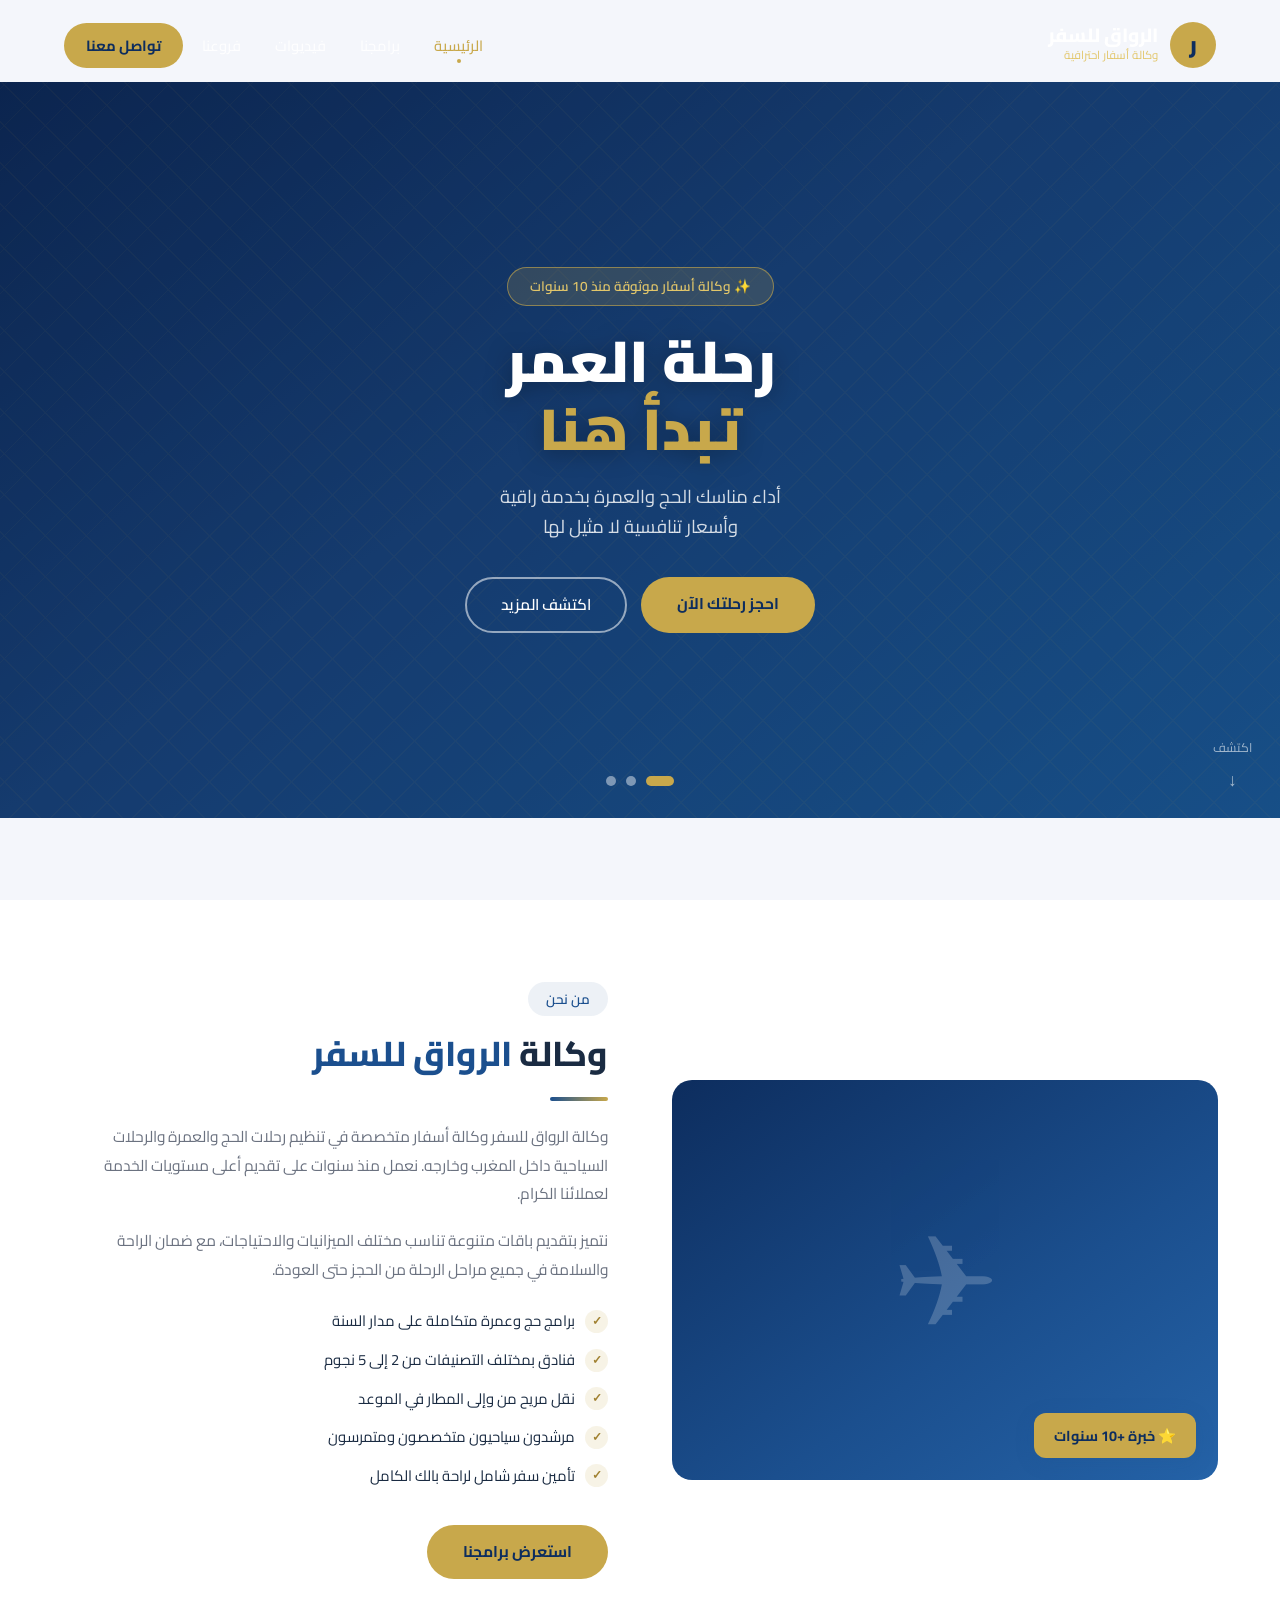
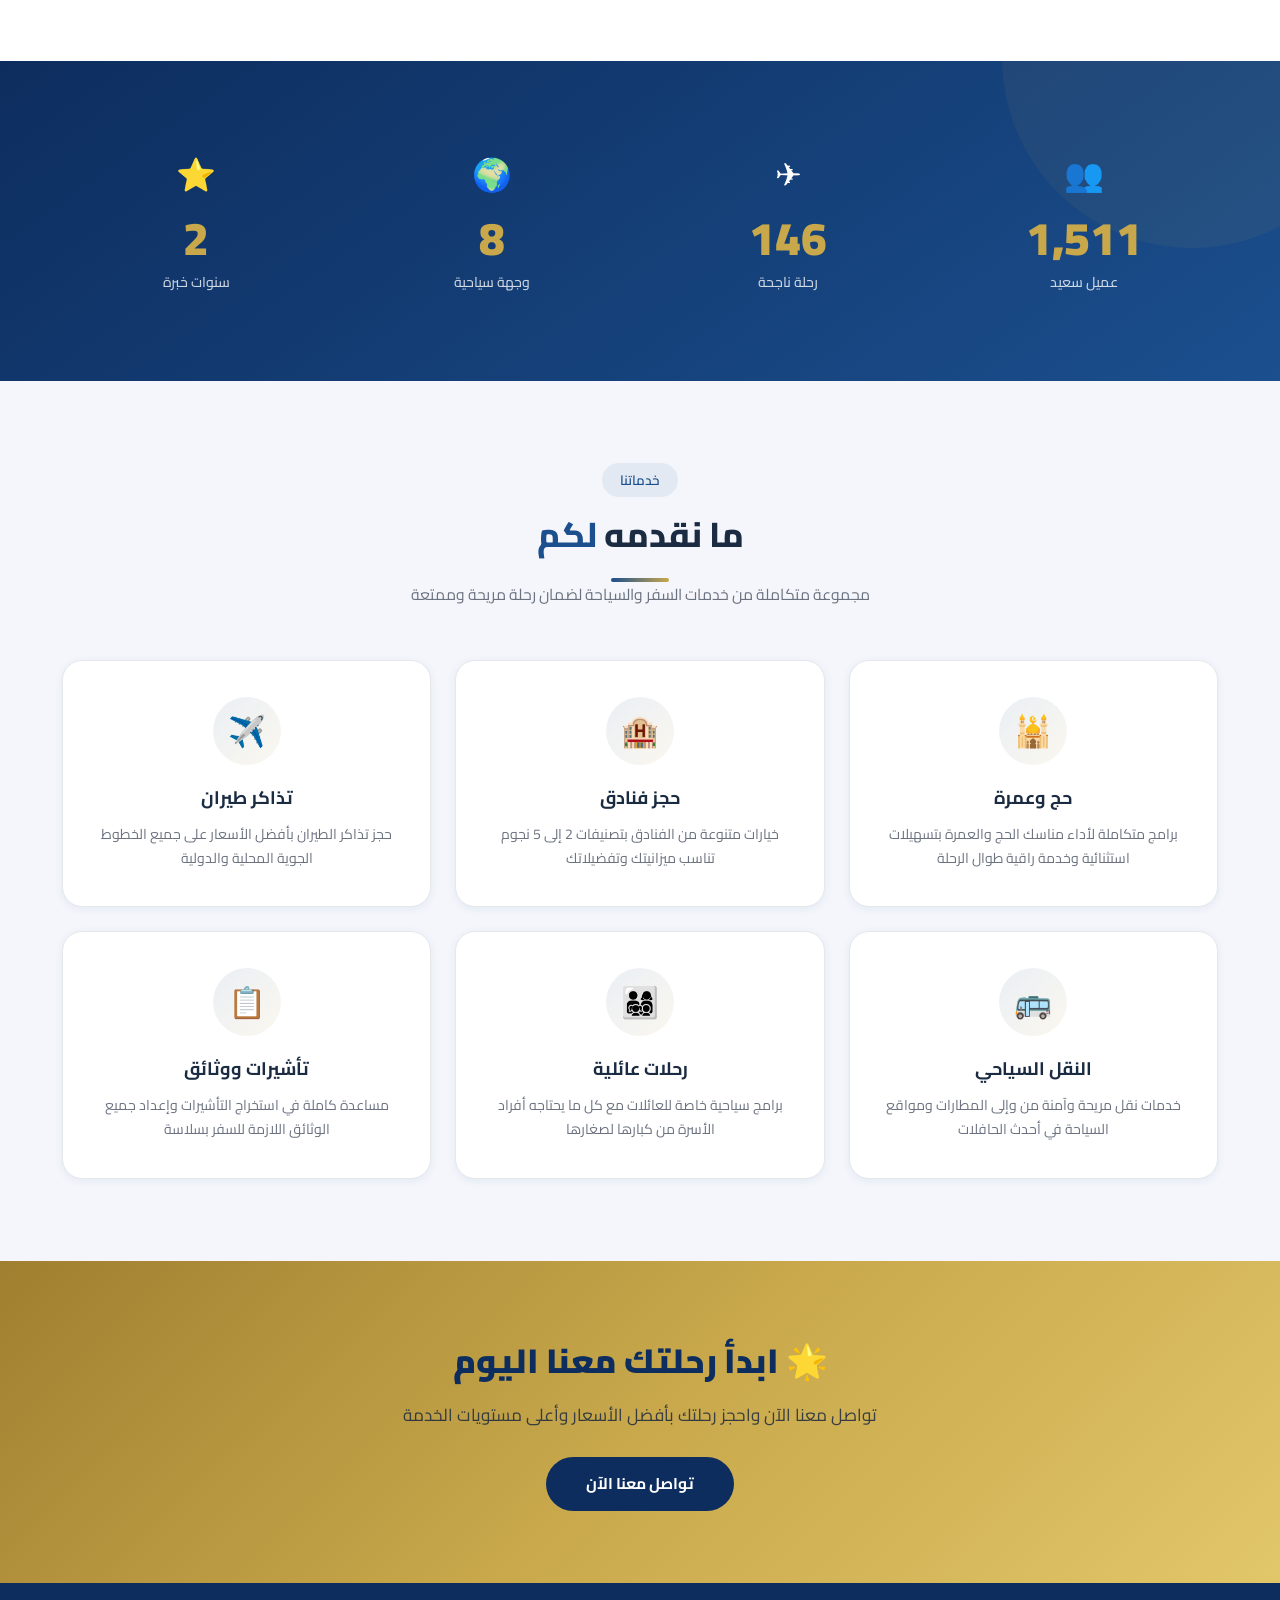
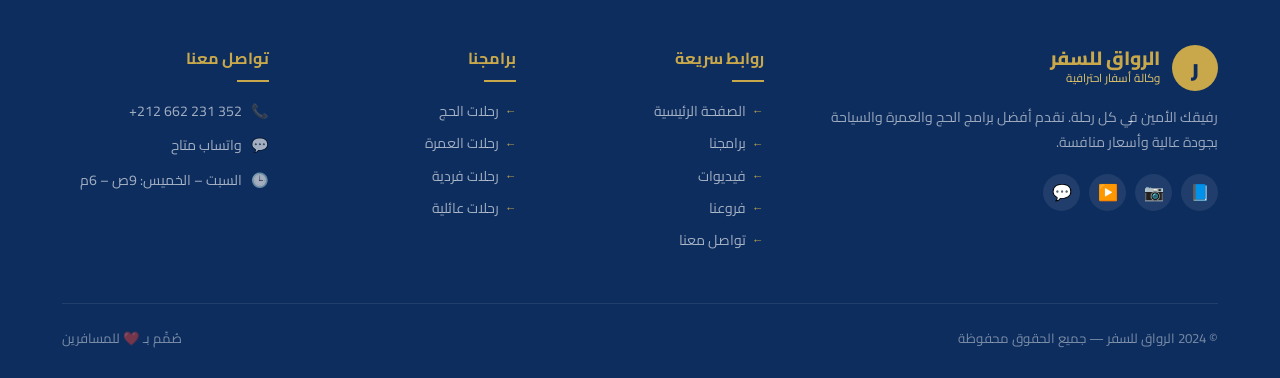
<file: index.html>
<!DOCTYPE html>
<html lang="ar" dir="rtl">
<head>
  <meta charset="UTF-8">
  <meta name="viewport" content="width=device-width, initial-scale=1.0">
  <meta name="description" content="وكالة الرواق للسفر - أفضل خيار لرحلات الحج والعمرة والسياحة بأسعار تنافسية وخدمة راقية">
  <meta name="keywords" content="الرواق للسفر, حج, عمرة, سياحة, رحلات, المغرب">
  <title>الرواق للسفر — وكالة أسفار احترافية</title>
  <link rel="preconnect" href="https://fonts.googleapis.com">
  <link rel="preconnect" href="https://fonts.gstatic.com" crossorigin>
  <link href="https://fonts.googleapis.com/css2?family=Cairo:wght@300;400;500;600;700;800;900&display=swap" rel="stylesheet">
  <link rel="stylesheet" href="css/style.css">
</head>
<body>

<!-- ══════════════════ PAGE LOADER ══════════════════ -->
<div id="page-loader">
  <div class="loader-content">
    <div class="loader-logo">✈ الرواق</div>
    <div class="loader-spinner"></div>
  </div>
</div>

<!-- ══════════════════ NAVIGATION ══════════════════ -->
<nav class="navbar" id="navbar">
  <div class="nav-container">

    <a href="index.html" class="nav-logo">
      <div class="logo-icon">ر</div>
      <div class="logo-text">
        <span class="logo-main">الرواق للسفر</span>
        <span class="logo-sub">وكالة أسفار احترافية</span>
      </div>
    </a>

    <ul class="nav-links" id="nav-links">
      <li><a href="index.html" class="active">الرئيسية</a></li>
      <li><a href="programs.html">برامجنا</a></li>
      <li><a href="videos.html">فيديوات</a></li>
      <li><a href="branches.html">فروعنا</a></li>
      <li><a href="contact.html" class="nav-cta">تواصل معنا</a></li>
    </ul>

    <button class="nav-toggle" id="nav-toggle" aria-label="القائمة">
      <svg width="24" height="24" viewBox="0 0 24 24" fill="none" stroke="currentColor" stroke-width="2.2" stroke-linecap="round">
        <line x1="3" y1="6" x2="21" y2="6"/><line x1="3" y1="12" x2="21" y2="12"/><line x1="3" y1="18" x2="21" y2="18"/>
      </svg>
    </button>
  </div>
</nav>
<div class="nav-backdrop" id="nav-backdrop"></div>

<!-- ══════════════════ HERO SLIDER ══════════════════ -->
<section class="hero" id="home">
  <div class="slider" id="hero-slider">

    <!-- Slide 1 — Hajj & Umrah -->
    <div class="slide slide-1 active">
      <div class="slide-overlay"></div>
      <div class="slide-pattern"></div>
      <div class="slide-content">
        <span class="slide-badge">✨ وكالة أسفار موثوقة منذ 10 سنوات</span>
        <h1>رحلة العمر<br><span>تبدأ هنا</span></h1>
        <p>أداء مناسك الحج والعمرة بخدمة راقية<br>وأسعار تنافسية لا مثيل لها</p>
        <div class="slide-buttons">
          <a href="programs.html" class="btn-primary">احجز رحلتك الآن</a>
          <a href="#about" class="btn-outline">اكتشف المزيد</a>
        </div>
      </div>
    </div>

    <!-- Slide 2 — Family & Tourism -->
    <div class="slide slide-2">
      <div class="slide-overlay"></div>
      <div class="slide-pattern"></div>
      <div class="slide-content">
        <span class="slide-badge">🌍 برامج سياحية متنوعة طوال العام</span>
        <h1>استمتع برحلاتك<br><span>مع الرواق</span></h1>
        <p>برامج مصممة بعناية للأفراد والعائلات<br>بخيارات تناسب جميع الميزانيات</p>
        <div class="slide-buttons">
          <a href="programs.html" class="btn-primary">تصفح البرامج</a>
          <a href="branches.html" class="btn-outline">فروعنا</a>
        </div>
      </div>
    </div>

    <!-- Slide 3 — Premium Service -->
    <div class="slide slide-3">
      <div class="slide-overlay"></div>
      <div class="slide-pattern"></div>
      <div class="slide-content">
        <span class="slide-badge">🏆 خدمة متميزة على مدار الساعة</span>
        <h1>نحن معك<br><span>في كل خطوة</span></h1>
        <p>فريق محترف من المرشدين والمنظمين<br>يضمن لك رحلة لا تُنسى</p>
        <div class="slide-buttons">
          <a href="contact.html" class="btn-primary">تواصل معنا</a>
          <a href="videos.html" class="btn-outline">شاهد تجاربنا</a>
        </div>
      </div>
    </div>

    <!-- Slider dots -->
    <div class="slider-nav">
      <button class="slider-dot active" data-slide="0" aria-label="الشريحة 1"></button>
      <button class="slider-dot" data-slide="1" aria-label="الشريحة 2"></button>
      <button class="slider-dot" data-slide="2" aria-label="الشريحة 3"></button>
    </div>

    <div class="scroll-indicator">اكتشف</div>
  </div>
</section>

<!-- ══════════════════ ABOUT ══════════════════ -->
<section class="about-section" id="about">
  <div class="container">
    <div class="about-grid">

      <!-- Visual side -->
      <div class="about-image animate-on-scroll">
        <div class="about-image-icon">✈</div>
        <div class="about-badge-floating">⭐ خبرة +10 سنوات</div>
      </div>

      <!-- Text side -->
      <div class="about-content animate-on-scroll delay-2">
        <div class="section-header" style="text-align:right; margin-bottom:22px;">
          <span class="section-badge">من نحن</span>
          <h2 class="section-title">وكالة <span>الرواق للسفر</span></h2>
          <div class="divider" style="margin-right:0; margin-left:auto;"></div>
        </div>
        <p class="about-text">
          وكالة الرواق للسفر وكالة أسفار متخصصة في تنظيم رحلات الحج والعمرة والرحلات السياحية
          داخل المغرب وخارجه. نعمل منذ سنوات على تقديم أعلى مستويات الخدمة لعملائنا الكرام.
        </p>
        <p class="about-text">
          نتميز بتقديم باقات متنوعة تناسب مختلف الميزانيات والاحتياجات، مع ضمان الراحة
          والسلامة في جميع مراحل الرحلة من الحجز حتى العودة.
        </p>
        <ul class="about-features">
          <li>برامج حج وعمرة متكاملة على مدار السنة</li>
          <li>فنادق بمختلف التصنيفات من 2 إلى 5 نجوم</li>
          <li>نقل مريح من وإلى المطار في الموعد</li>
          <li>مرشدون سياحيون متخصصون ومتمرسون</li>
          <li>تأمين سفر شامل لراحة بالك الكامل</li>
        </ul>
        <a href="programs.html" class="btn-primary">استعرض برامجنا</a>
      </div>
    </div>
  </div>
</section>

<!-- ══════════════════ STATS ══════════════════ -->
<section class="stats-section">
  <div class="container">
    <div class="stats-grid">
      <div class="stat-card animate-on-scroll">
        <span class="stat-icon">👥</span>
        <span class="stat-number" data-target="5000">0</span>
        <span class="stat-label">عميل سعيد</span>
      </div>
      <div class="stat-card animate-on-scroll delay-1">
        <span class="stat-icon">✈</span>
        <span class="stat-number" data-target="500">0</span>
        <span class="stat-label">رحلة ناجحة</span>
      </div>
      <div class="stat-card animate-on-scroll delay-2">
        <span class="stat-icon">🌍</span>
        <span class="stat-number" data-target="30">0</span>
        <span class="stat-label">وجهة سياحية</span>
      </div>
      <div class="stat-card animate-on-scroll delay-3">
        <span class="stat-icon">⭐</span>
        <span class="stat-number" data-target="10">0</span>
        <span class="stat-label">سنوات خبرة</span>
      </div>
    </div>
  </div>
</section>

<!-- ══════════════════ SERVICES ══════════════════ -->
<section class="services-section">
  <div class="container">
    <div class="section-header animate-on-scroll">
      <span class="section-badge">خدماتنا</span>
      <h2 class="section-title">ما نقدمه <span>لكم</span></h2>
      <div class="divider"></div>
      <p class="section-subtitle">مجموعة متكاملة من خدمات السفر والسياحة لضمان رحلة مريحة وممتعة</p>
    </div>

    <div class="services-grid">
      <div class="service-card animate-on-scroll">
        <div class="service-icon">🕌</div>
        <h3 class="service-title">حج وعمرة</h3>
        <p class="service-text">برامج متكاملة لأداء مناسك الحج والعمرة بتسهيلات استثنائية وخدمة راقية طوال الرحلة</p>
      </div>
      <div class="service-card animate-on-scroll delay-1">
        <div class="service-icon">🏨</div>
        <h3 class="service-title">حجز فنادق</h3>
        <p class="service-text">خيارات متنوعة من الفنادق بتصنيفات 2 إلى 5 نجوم تناسب ميزانيتك وتفضيلاتك</p>
      </div>
      <div class="service-card animate-on-scroll delay-2">
        <div class="service-icon">✈️</div>
        <h3 class="service-title">تذاكر طيران</h3>
        <p class="service-text">حجز تذاكر الطيران بأفضل الأسعار على جميع الخطوط الجوية المحلية والدولية</p>
      </div>
      <div class="service-card animate-on-scroll">
        <div class="service-icon">🚌</div>
        <h3 class="service-title">النقل السياحي</h3>
        <p class="service-text">خدمات نقل مريحة وآمنة من وإلى المطارات ومواقع السياحة في أحدث الحافلات</p>
      </div>
      <div class="service-card animate-on-scroll delay-1">
        <div class="service-icon">👨‍👩‍👧‍👦</div>
        <h3 class="service-title">رحلات عائلية</h3>
        <p class="service-text">برامج سياحية خاصة للعائلات مع كل ما يحتاجه أفراد الأسرة من كبارها لصغارها</p>
      </div>
      <div class="service-card animate-on-scroll delay-2">
        <div class="service-icon">📋</div>
        <h3 class="service-title">تأشيرات ووثائق</h3>
        <p class="service-text">مساعدة كاملة في استخراج التأشيرات وإعداد جميع الوثائق اللازمة للسفر بسلاسة</p>
      </div>
    </div>
  </div>
</section>

<!-- ══════════════════ CTA ══════════════════ -->
<section class="cta-section">
  <div class="container animate-on-scroll">
    <h2>🌟 ابدأ رحلتك معنا اليوم</h2>
    <p>تواصل معنا الآن واحجز رحلتك بأفضل الأسعار وأعلى مستويات الخدمة</p>
    <a href="contact.html" class="btn-dark">تواصل معنا الآن</a>
  </div>
</section>

<!-- ══════════════════ FOOTER ══════════════════ -->
<footer>
  <div class="container">
    <div class="footer-grid">

      <div class="footer-brand">
        <div style="display:flex; align-items:center; gap:12px; margin-bottom:14px;">
          <div class="logo-icon">ر</div>
          <div class="logo-text">
            <span class="logo-main" style="color:var(--gold);">الرواق للسفر</span>
            <span class="logo-sub">وكالة أسفار احترافية</span>
          </div>
        </div>
        <p>رفيقك الأمين في كل رحلة. نقدم أفضل برامج الحج والعمرة والسياحة بجودة عالية وأسعار منافسة.</p>
        <div class="social-links">
          <a href="#" class="social-link" title="فيسبوك">📘</a>
          <a href="#" class="social-link" title="إنستغرام">📷</a>
          <a href="#" class="social-link" title="يوتيوب">▶️</a>
          <a href="https://wa.me/212662231352" class="social-link" title="واتساب">💬</a>
        </div>
      </div>

      <div class="footer-column">
        <h4>روابط سريعة</h4>
        <ul class="footer-links">
          <li><a href="index.html">الصفحة الرئيسية</a></li>
          <li><a href="programs.html">برامجنا</a></li>
          <li><a href="videos.html">فيديوات</a></li>
          <li><a href="branches.html">فروعنا</a></li>
          <li><a href="contact.html">تواصل معنا</a></li>
        </ul>
      </div>

      <div class="footer-column">
        <h4>برامجنا</h4>
        <ul class="footer-links">
          <li><a href="programs.html">رحلات الحج</a></li>
          <li><a href="programs.html">رحلات العمرة</a></li>
          <li><a href="programs.html">رحلات فردية</a></li>
          <li><a href="programs.html">رحلات عائلية</a></li>
        </ul>
      </div>

      <div class="footer-column">
        <h4>تواصل معنا</h4>
        <div class="footer-contact-item"><span>📞</span><span dir="ltr">+212 662 231 352</span></div>
        <div class="footer-contact-item"><span>💬</span><span>واتساب متاح</span></div>
        <div class="footer-contact-item"><span>🕒</span><span>السبت – الخميس: 9ص – 6م</span></div>
      </div>
    </div>

    <div class="footer-bottom">
      <span>© 2024 الرواق للسفر — جميع الحقوق محفوظة</span>
      <span>صُمِّم بـ ❤️ للمسافرين</span>
    </div>
  </div>
</footer>

<script src="js/main.js"></script>
</body>
</html>
</file>
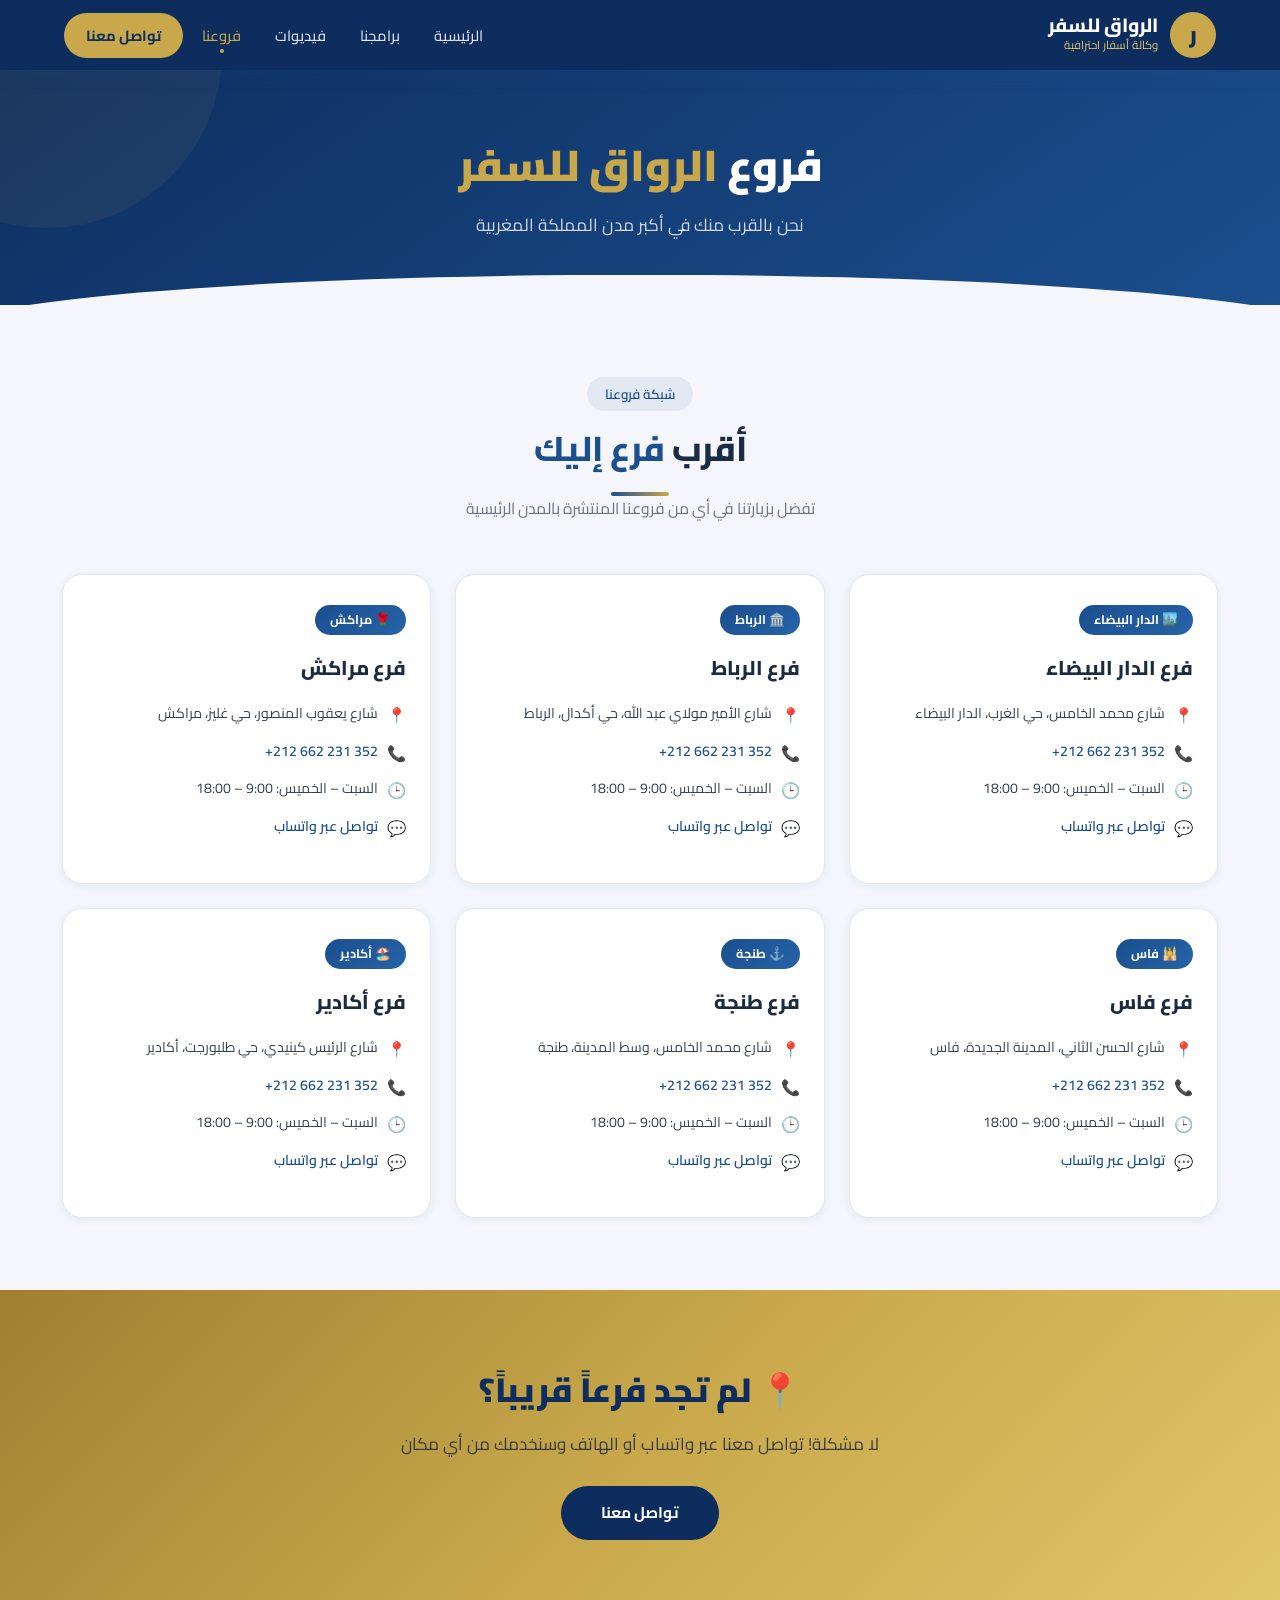
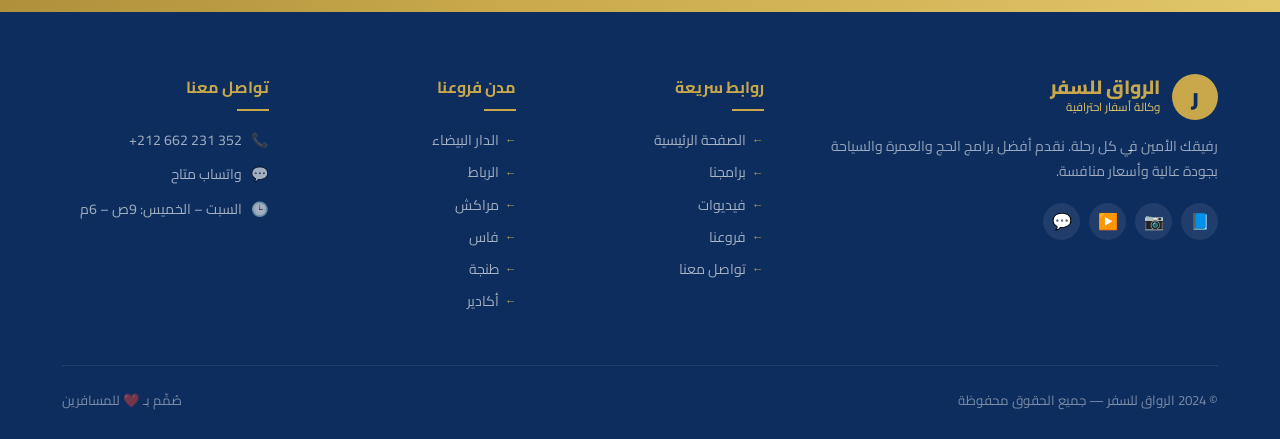
<file: branches.html>
<!DOCTYPE html>
<html lang="ar" dir="rtl">
<head>
  <meta charset="UTF-8">
  <meta name="viewport" content="width=device-width, initial-scale=1.0">
  <meta name="description" content="فروع وكالة الرواق للسفر في المدن المغربية">
  <title>فروعنا — الرواق للسفر</title>
  <link rel="preconnect" href="https://fonts.googleapis.com">
  <link rel="preconnect" href="https://fonts.gstatic.com" crossorigin>
  <link href="https://fonts.googleapis.com/css2?family=Cairo:wght@300;400;500;600;700;800;900&display=swap" rel="stylesheet">
  <link rel="stylesheet" href="css/style.css">
</head>
<body>

<!-- PAGE LOADER -->
<div id="page-loader">
  <div class="loader-content">
    <div class="loader-logo">✈ الرواق</div>
    <div class="loader-spinner"></div>
  </div>
</div>

<!-- NAVIGATION -->
<nav class="navbar scrolled" id="navbar">
  <div class="nav-container">
    <a href="index.html" class="nav-logo">
      <div class="logo-icon">ر</div>
      <div class="logo-text">
        <span class="logo-main">الرواق للسفر</span>
        <span class="logo-sub">وكالة أسفار احترافية</span>
      </div>
    </a>
    <ul class="nav-links" id="nav-links">
      <li><a href="index.html">الرئيسية</a></li>
      <li><a href="programs.html">برامجنا</a></li>
      <li><a href="videos.html">فيديوات</a></li>
      <li><a href="branches.html" class="active">فروعنا</a></li>
      <li><a href="contact.html" class="nav-cta">تواصل معنا</a></li>
    </ul>
    <button class="nav-toggle" id="nav-toggle" aria-label="القائمة">
      <svg width="24" height="24" viewBox="0 0 24 24" fill="none" stroke="currentColor" stroke-width="2.2" stroke-linecap="round">
        <line x1="3" y1="6" x2="21" y2="6"/><line x1="3" y1="12" x2="21" y2="12"/><line x1="3" y1="18" x2="21" y2="18"/>
      </svg>
    </button>
  </div>
</nav>
<div class="nav-backdrop" id="nav-backdrop"></div>

<!-- PAGE HEADER -->
<div class="page-header">
  <div class="container">
    <h1>فروع <span>الرواق للسفر</span></h1>
    <p>نحن بالقرب منك في أكبر مدن المملكة المغربية</p>
  </div>
</div>

<!-- BRANCHES SECTION -->
<section class="branches-section">
  <div class="container">

    <div class="section-header animate-on-scroll">
      <span class="section-badge">شبكة فروعنا</span>
      <h2 class="section-title">أقرب <span>فرع إليك</span></h2>
      <div class="divider"></div>
      <p class="section-subtitle">تفضل بزيارتنا في أي من فروعنا المنتشرة بالمدن الرئيسية</p>
    </div>

    <div class="branches-grid">

      <!-- Branch 1: Casablanca -->
      <div class="branch-card animate-on-scroll">
        <div class="branch-city-badge">🏙️ الدار البيضاء</div>
        <div class="branch-name">فرع الدار البيضاء</div>
        <div class="branch-info-item">
          <span class="branch-info-icon">📍</span>
          <span>شارع محمد الخامس، حي الغرب، الدار البيضاء</span>
        </div>
        <div class="branch-info-item">
          <span class="branch-info-icon">📞</span>
          <a href="tel:+212662231352" class="branch-phone-link" dir="ltr">+212 662 231 352</a>
        </div>
        <div class="branch-info-item">
          <span class="branch-info-icon">🕒</span>
          <span>السبت – الخميس: 9:00 – 18:00</span>
        </div>
        <div class="branch-info-item">
          <span class="branch-info-icon">💬</span>
          <a href="https://wa.me/212662231352" target="_blank" rel="noopener noreferrer" class="branch-phone-link">
            تواصل عبر واتساب
          </a>
        </div>
      </div>

      <!-- Branch 2: Rabat -->
      <div class="branch-card animate-on-scroll delay-1">
        <div class="branch-city-badge">🏛️ الرباط</div>
        <div class="branch-name">فرع الرباط</div>
        <div class="branch-info-item">
          <span class="branch-info-icon">📍</span>
          <span>شارع الأمير مولاي عبد الله، حي أكدال، الرباط</span>
        </div>
        <div class="branch-info-item">
          <span class="branch-info-icon">📞</span>
          <a href="tel:+212662231352" class="branch-phone-link" dir="ltr">+212 662 231 352</a>
        </div>
        <div class="branch-info-item">
          <span class="branch-info-icon">🕒</span>
          <span>السبت – الخميس: 9:00 – 18:00</span>
        </div>
        <div class="branch-info-item">
          <span class="branch-info-icon">💬</span>
          <a href="https://wa.me/212662231352" target="_blank" rel="noopener noreferrer" class="branch-phone-link">
            تواصل عبر واتساب
          </a>
        </div>
      </div>

      <!-- Branch 3: Marrakech -->
      <div class="branch-card animate-on-scroll delay-2">
        <div class="branch-city-badge">🌹 مراكش</div>
        <div class="branch-name">فرع مراكش</div>
        <div class="branch-info-item">
          <span class="branch-info-icon">📍</span>
          <span>شارع يعقوب المنصور، حي غليز، مراكش</span>
        </div>
        <div class="branch-info-item">
          <span class="branch-info-icon">📞</span>
          <a href="tel:+212662231352" class="branch-phone-link" dir="ltr">+212 662 231 352</a>
        </div>
        <div class="branch-info-item">
          <span class="branch-info-icon">🕒</span>
          <span>السبت – الخميس: 9:00 – 18:00</span>
        </div>
        <div class="branch-info-item">
          <span class="branch-info-icon">💬</span>
          <a href="https://wa.me/212662231352" target="_blank" rel="noopener noreferrer" class="branch-phone-link">
            تواصل عبر واتساب
          </a>
        </div>
      </div>

      <!-- Branch 4: Fez -->
      <div class="branch-card animate-on-scroll">
        <div class="branch-city-badge">🕌 فاس</div>
        <div class="branch-name">فرع فاس</div>
        <div class="branch-info-item">
          <span class="branch-info-icon">📍</span>
          <span>شارع الحسن الثاني، المدينة الجديدة، فاس</span>
        </div>
        <div class="branch-info-item">
          <span class="branch-info-icon">📞</span>
          <a href="tel:+212662231352" class="branch-phone-link" dir="ltr">+212 662 231 352</a>
        </div>
        <div class="branch-info-item">
          <span class="branch-info-icon">🕒</span>
          <span>السبت – الخميس: 9:00 – 18:00</span>
        </div>
        <div class="branch-info-item">
          <span class="branch-info-icon">💬</span>
          <a href="https://wa.me/212662231352" target="_blank" rel="noopener noreferrer" class="branch-phone-link">
            تواصل عبر واتساب
          </a>
        </div>
      </div>

      <!-- Branch 5: Tangier -->
      <div class="branch-card animate-on-scroll delay-1">
        <div class="branch-city-badge">⚓ طنجة</div>
        <div class="branch-name">فرع طنجة</div>
        <div class="branch-info-item">
          <span class="branch-info-icon">📍</span>
          <span>شارع محمد الخامس، وسط المدينة، طنجة</span>
        </div>
        <div class="branch-info-item">
          <span class="branch-info-icon">📞</span>
          <a href="tel:+212662231352" class="branch-phone-link" dir="ltr">+212 662 231 352</a>
        </div>
        <div class="branch-info-item">
          <span class="branch-info-icon">🕒</span>
          <span>السبت – الخميس: 9:00 – 18:00</span>
        </div>
        <div class="branch-info-item">
          <span class="branch-info-icon">💬</span>
          <a href="https://wa.me/212662231352" target="_blank" rel="noopener noreferrer" class="branch-phone-link">
            تواصل عبر واتساب
          </a>
        </div>
      </div>

      <!-- Branch 6: Agadir -->
      <div class="branch-card animate-on-scroll delay-2">
        <div class="branch-city-badge">🏖️ أكادير</div>
        <div class="branch-name">فرع أكادير</div>
        <div class="branch-info-item">
          <span class="branch-info-icon">📍</span>
          <span>شارع الرئيس كينيدي، حي طلبورجت، أكادير</span>
        </div>
        <div class="branch-info-item">
          <span class="branch-info-icon">📞</span>
          <a href="tel:+212662231352" class="branch-phone-link" dir="ltr">+212 662 231 352</a>
        </div>
        <div class="branch-info-item">
          <span class="branch-info-icon">🕒</span>
          <span>السبت – الخميس: 9:00 – 18:00</span>
        </div>
        <div class="branch-info-item">
          <span class="branch-info-icon">💬</span>
          <a href="https://wa.me/212662231352" target="_blank" rel="noopener noreferrer" class="branch-phone-link">
            تواصل عبر واتساب
          </a>
        </div>
      </div>

    </div><!-- /branches-grid -->

  </div>
</section>

<!-- CTA -->
<section class="cta-section">
  <div class="container animate-on-scroll">
    <h2>📍 لم تجد فرعاً قريباً؟</h2>
    <p>لا مشكلة! تواصل معنا عبر واتساب أو الهاتف وسنخدمك من أي مكان</p>
    <a href="contact.html" class="btn-dark">تواصل معنا</a>
  </div>
</section>

<!-- FOOTER -->
<footer>
  <div class="container">
    <div class="footer-grid">
      <div class="footer-brand">
        <div style="display:flex; align-items:center; gap:12px; margin-bottom:14px;">
          <div class="logo-icon">ر</div>
          <div class="logo-text">
            <span class="logo-main" style="color:var(--gold);">الرواق للسفر</span>
            <span class="logo-sub">وكالة أسفار احترافية</span>
          </div>
        </div>
        <p>رفيقك الأمين في كل رحلة. نقدم أفضل برامج الحج والعمرة والسياحة بجودة عالية وأسعار منافسة.</p>
        <div class="social-links">
          <a href="#" class="social-link">📘</a>
          <a href="#" class="social-link">📷</a>
          <a href="#" class="social-link">▶️</a>
          <a href="https://wa.me/212662231352" class="social-link">💬</a>
        </div>
      </div>
      <div class="footer-column">
        <h4>روابط سريعة</h4>
        <ul class="footer-links">
          <li><a href="index.html">الصفحة الرئيسية</a></li>
          <li><a href="programs.html">برامجنا</a></li>
          <li><a href="videos.html">فيديوات</a></li>
          <li><a href="branches.html">فروعنا</a></li>
          <li><a href="contact.html">تواصل معنا</a></li>
        </ul>
      </div>
      <div class="footer-column">
        <h4>مدن فروعنا</h4>
        <ul class="footer-links">
          <li><a href="branches.html">الدار البيضاء</a></li>
          <li><a href="branches.html">الرباط</a></li>
          <li><a href="branches.html">مراكش</a></li>
          <li><a href="branches.html">فاس</a></li>
          <li><a href="branches.html">طنجة</a></li>
          <li><a href="branches.html">أكادير</a></li>
        </ul>
      </div>
      <div class="footer-column">
        <h4>تواصل معنا</h4>
        <div class="footer-contact-item"><span>📞</span><span dir="ltr">+212 662 231 352</span></div>
        <div class="footer-contact-item"><span>💬</span><span>واتساب متاح</span></div>
        <div class="footer-contact-item"><span>🕒</span><span>السبت – الخميس: 9ص – 6م</span></div>
      </div>
    </div>
    <div class="footer-bottom">
      <span>© 2024 الرواق للسفر — جميع الحقوق محفوظة</span>
      <span>صُمِّم بـ ❤️ للمسافرين</span>
    </div>
  </div>
</footer>

<script src="js/main.js"></script>
</body>
</html>
</file>
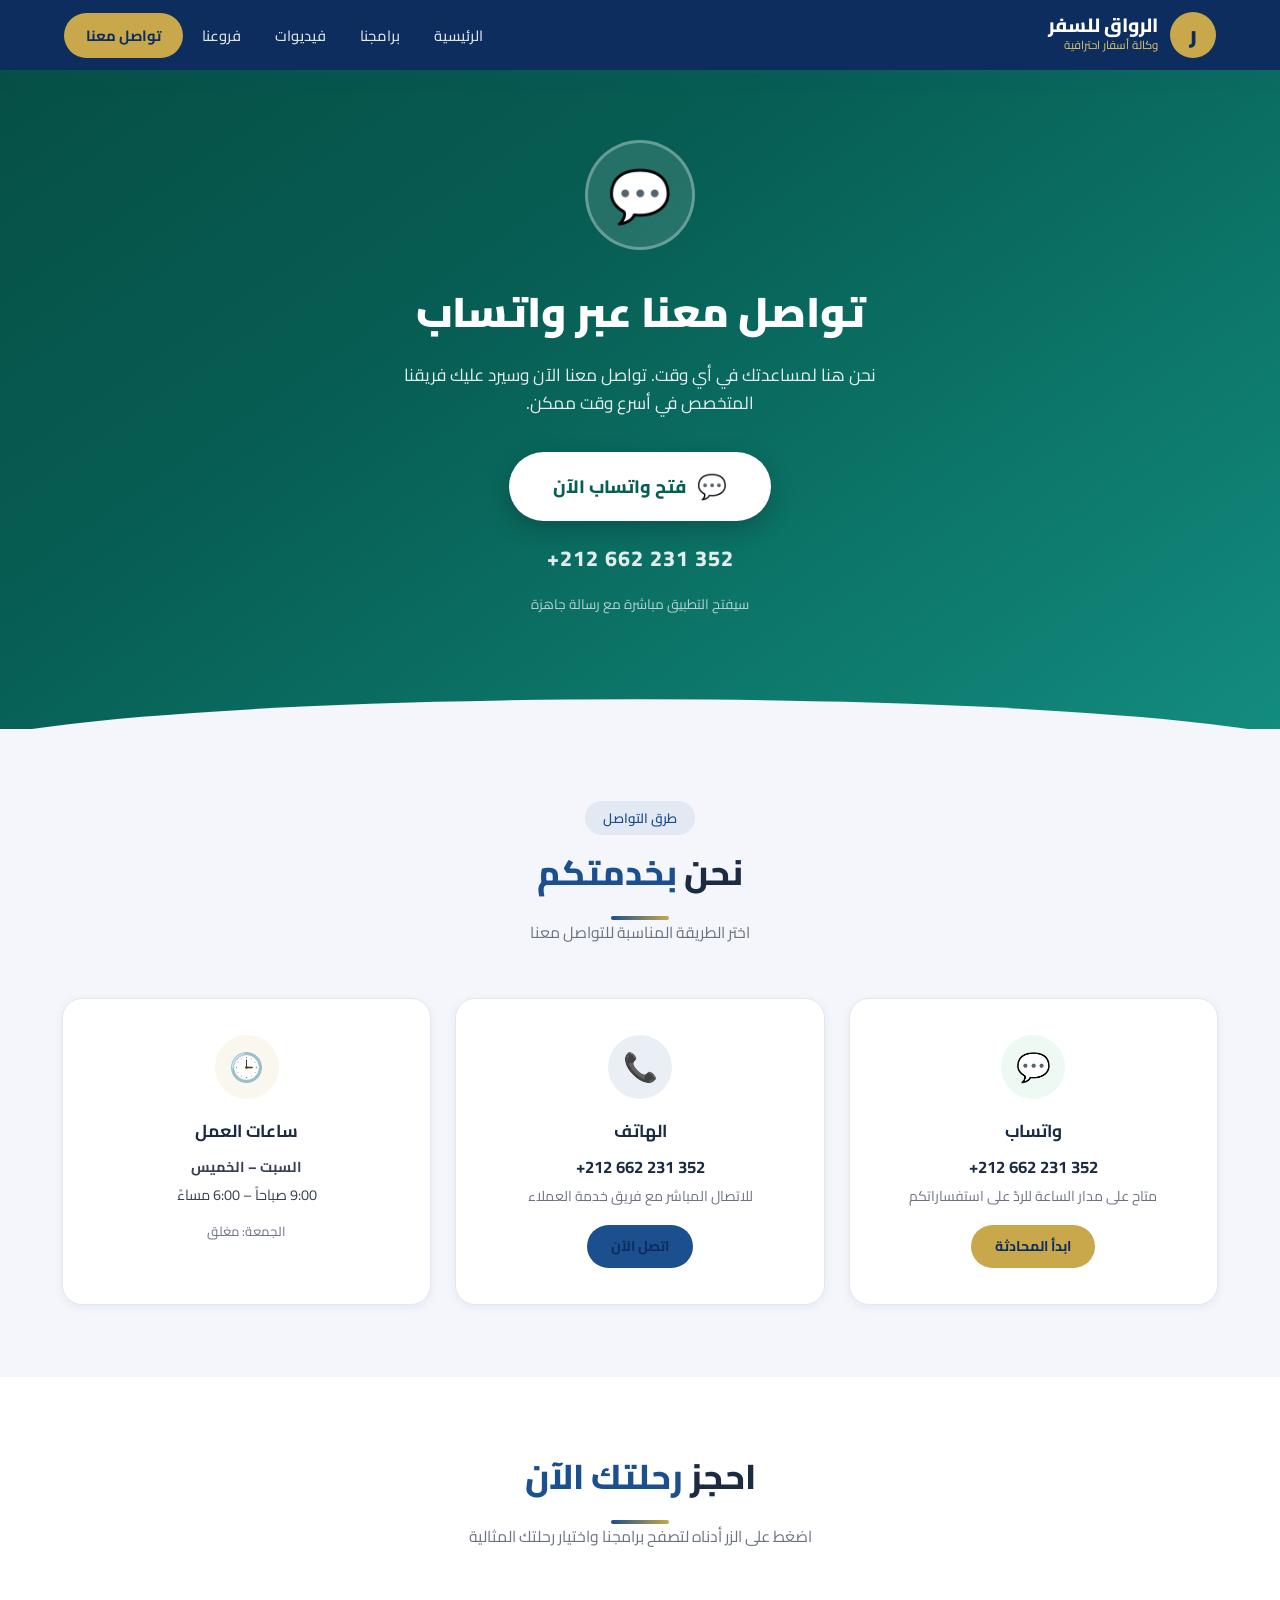
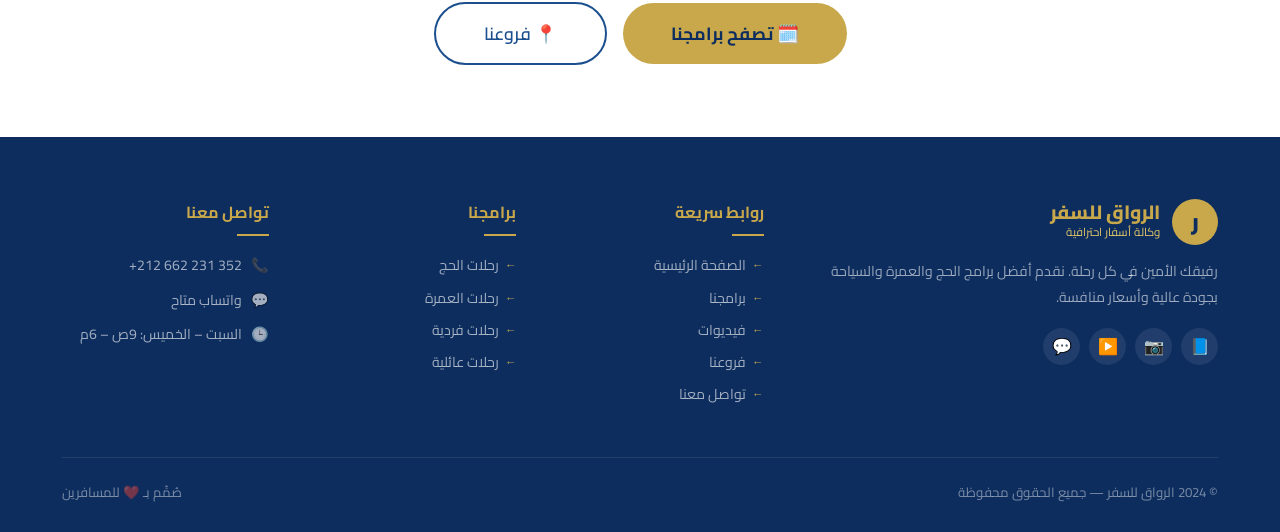
<file: contact.html>
<!DOCTYPE html>
<html lang="ar" dir="rtl">
<head>
  <meta charset="UTF-8">
  <meta name="viewport" content="width=device-width, initial-scale=1.0">
  <meta name="description" content="تواصل مع وكالة الرواق للسفر عبر واتساب أو الهاتف">
  <title>تواصل معنا — الرواق للسفر</title>
  <link rel="preconnect" href="https://fonts.googleapis.com">
  <link rel="preconnect" href="https://fonts.gstatic.com" crossorigin>
  <link href="https://fonts.googleapis.com/css2?family=Cairo:wght@300;400;500;600;700;800;900&display=swap" rel="stylesheet">
  <link rel="stylesheet" href="css/style.css">
</head>
<body>

<!-- PAGE LOADER -->
<div id="page-loader">
  <div class="loader-content">
    <div class="loader-logo">✈ الرواق</div>
    <div class="loader-spinner"></div>
  </div>
</div>

<!-- NAVIGATION -->
<nav class="navbar scrolled" id="navbar">
  <div class="nav-container">
    <a href="index.html" class="nav-logo">
      <div class="logo-icon">ر</div>
      <div class="logo-text">
        <span class="logo-main">الرواق للسفر</span>
        <span class="logo-sub">وكالة أسفار احترافية</span>
      </div>
    </a>
    <ul class="nav-links" id="nav-links">
      <li><a href="index.html">الرئيسية</a></li>
      <li><a href="programs.html">برامجنا</a></li>
      <li><a href="videos.html">فيديوات</a></li>
      <li><a href="branches.html">فروعنا</a></li>
      <li><a href="contact.html" class="nav-cta active">تواصل معنا</a></li>
    </ul>
    <button class="nav-toggle" id="nav-toggle" aria-label="القائمة">
      <svg width="24" height="24" viewBox="0 0 24 24" fill="none" stroke="currentColor" stroke-width="2.2" stroke-linecap="round">
        <line x1="3" y1="6" x2="21" y2="6"/><line x1="3" y1="12" x2="21" y2="12"/><line x1="3" y1="18" x2="21" y2="18"/>
      </svg>
    </button>
  </div>
</nav>
<div class="nav-backdrop" id="nav-backdrop"></div>

<!-- ══════════════ WHATSAPP HERO ══════════════ -->
<section class="whatsapp-hero">
  <div class="container">

    <!-- WhatsApp icon ring -->
    <div style="
      width:110px; height:110px; border-radius:50%;
      background:rgba(255,255,255,0.12);
      border:3px solid rgba(255,255,255,0.3);
      display:flex; align-items:center; justify-content:center;
      font-size:3.2rem; margin:0 auto 28px;
      animation:loaderPulse 2s ease-in-out infinite;">
      💬
    </div>

    <h2>تواصل معنا عبر واتساب</h2>
    <p>
      نحن هنا لمساعدتك في أي وقت. تواصل معنا الآن
      وسيرد عليك فريقنا المتخصص في أسرع وقت ممكن.
    </p>

    <!-- Main WhatsApp button -->
    <a href="https://wa.me/212662231352?text=السلام%20عليكم،%20أريد%20الاستفسار%20عن%20برامج%20الرواق%20للسفر"
       target="_blank" rel="noopener noreferrer" class="btn-whatsapp">
      <span style="font-size:1.5rem;">💬</span>
      فتح واتساب الآن
    </a>

    <div class="whatsapp-number" dir="ltr">+212 662 231 352</div>

    <p style="margin-top:16px; font-size:0.85rem; opacity:0.7;">
      سيفتح التطبيق مباشرة مع رسالة جاهزة
    </p>
  </div>
</section>

<!-- ══════════════ CONTACT CARDS ══════════════ -->
<section class="contact-info-section">
  <div class="container">

    <div class="section-header animate-on-scroll">
      <span class="section-badge">طرق التواصل</span>
      <h2 class="section-title">نحن <span>بخدمتكم</span></h2>
      <div class="divider"></div>
      <p class="section-subtitle">اختر الطريقة المناسبة للتواصل معنا</p>
    </div>

    <div class="contact-cards-grid">

      <!-- WhatsApp card -->
      <div class="contact-card animate-on-scroll">
        <div class="contact-card-icon icon-green">💬</div>
        <h3>واتساب</h3>
        <p dir="ltr" style="font-size:1.05rem; font-weight:700; color:var(--text-dark); margin-bottom:4px;">
          +212 662 231 352
        </p>
        <p>متاح على مدار الساعة للردّ على استفساراتكم</p>
        <a href="https://wa.me/212662231352?text=السلام%20عليكم،%20أريد%20الاستفسار%20عن%20برامج%20الرواق%20للسفر"
           target="_blank" rel="noopener noreferrer"
           class="btn-primary"
           style="display:inline-block; margin-top:16px; font-size:0.88rem; padding:10px 24px;">
          ابدأ المحادثة
        </a>
      </div>

      <!-- Phone card -->
      <div class="contact-card animate-on-scroll delay-1">
        <div class="contact-card-icon icon-blue">📞</div>
        <h3>الهاتف</h3>
        <p dir="ltr" style="font-size:1.05rem; font-weight:700; color:var(--text-dark); margin-bottom:4px;">
          +212 662 231 352
        </p>
        <p>للاتصال المباشر مع فريق خدمة العملاء</p>
        <a href="tel:+212662231352"
           class="btn-primary"
           style="display:inline-block; margin-top:16px; font-size:0.88rem; padding:10px 24px; background:var(--primary);">
          اتصل الآن
        </a>
      </div>

      <!-- Hours card -->
      <div class="contact-card animate-on-scroll delay-2">
        <div class="contact-card-icon icon-gold">🕒</div>
        <h3>ساعات العمل</h3>
        <div style="font-size:0.9rem; color:var(--gray-700); line-height:2;">
          <div><strong>السبت – الخميس</strong></div>
          <div>9:00 صباحاً – 6:00 مساءً</div>
          <div style="margin-top:8px; color:var(--gray-500); font-size:0.82rem;">
            الجمعة: مغلق
          </div>
        </div>
      </div>

    </div><!-- /contact-cards-grid -->

  </div>
</section>

<!-- ══════════════ QUICK ACTIONS ══════════════ -->
<section style="background:var(--white); padding:72px 0;">
  <div class="container">
    <div class="section-header animate-on-scroll">
      <h2 class="section-title">احجز <span>رحلتك الآن</span></h2>
      <div class="divider"></div>
      <p class="section-subtitle">اضغط على الزر أدناه لتصفح برامجنا واختيار رحلتك المثالية</p>
    </div>
    <div style="text-align:center;">
      <a href="programs.html" class="btn-primary" style="font-size:1.1rem; padding:16px 48px;">
        🗓️ تصفح برامجنا
      </a>
      &nbsp;&nbsp;
      <a href="branches.html" class="btn-outline" style="color:var(--primary); border-color:var(--primary); font-size:1.1rem; padding:15px 48px;">
        📍 فروعنا
      </a>
    </div>
  </div>
</section>

<!-- FOOTER -->
<footer>
  <div class="container">
    <div class="footer-grid">
      <div class="footer-brand">
        <div style="display:flex; align-items:center; gap:12px; margin-bottom:14px;">
          <div class="logo-icon">ر</div>
          <div class="logo-text">
            <span class="logo-main" style="color:var(--gold);">الرواق للسفر</span>
            <span class="logo-sub">وكالة أسفار احترافية</span>
          </div>
        </div>
        <p>رفيقك الأمين في كل رحلة. نقدم أفضل برامج الحج والعمرة والسياحة بجودة عالية وأسعار منافسة.</p>
        <div class="social-links">
          <a href="#" class="social-link">📘</a>
          <a href="#" class="social-link">📷</a>
          <a href="#" class="social-link">▶️</a>
          <a href="https://wa.me/212662231352" class="social-link">💬</a>
        </div>
      </div>
      <div class="footer-column">
        <h4>روابط سريعة</h4>
        <ul class="footer-links">
          <li><a href="index.html">الصفحة الرئيسية</a></li>
          <li><a href="programs.html">برامجنا</a></li>
          <li><a href="videos.html">فيديوات</a></li>
          <li><a href="branches.html">فروعنا</a></li>
          <li><a href="contact.html">تواصل معنا</a></li>
        </ul>
      </div>
      <div class="footer-column">
        <h4>برامجنا</h4>
        <ul class="footer-links">
          <li><a href="programs.html">رحلات الحج</a></li>
          <li><a href="programs.html">رحلات العمرة</a></li>
          <li><a href="programs.html">رحلات فردية</a></li>
          <li><a href="programs.html">رحلات عائلية</a></li>
        </ul>
      </div>
      <div class="footer-column">
        <h4>تواصل معنا</h4>
        <div class="footer-contact-item"><span>📞</span><span dir="ltr">+212 662 231 352</span></div>
        <div class="footer-contact-item"><span>💬</span><span>واتساب متاح</span></div>
        <div class="footer-contact-item"><span>🕒</span><span>السبت – الخميس: 9ص – 6م</span></div>
      </div>
    </div>
    <div class="footer-bottom">
      <span>© 2024 الرواق للسفر — جميع الحقوق محفوظة</span>
      <span>صُمِّم بـ ❤️ للمسافرين</span>
    </div>
  </div>
</footer>

<script src="js/main.js"></script>
</body>
</html>
</file>
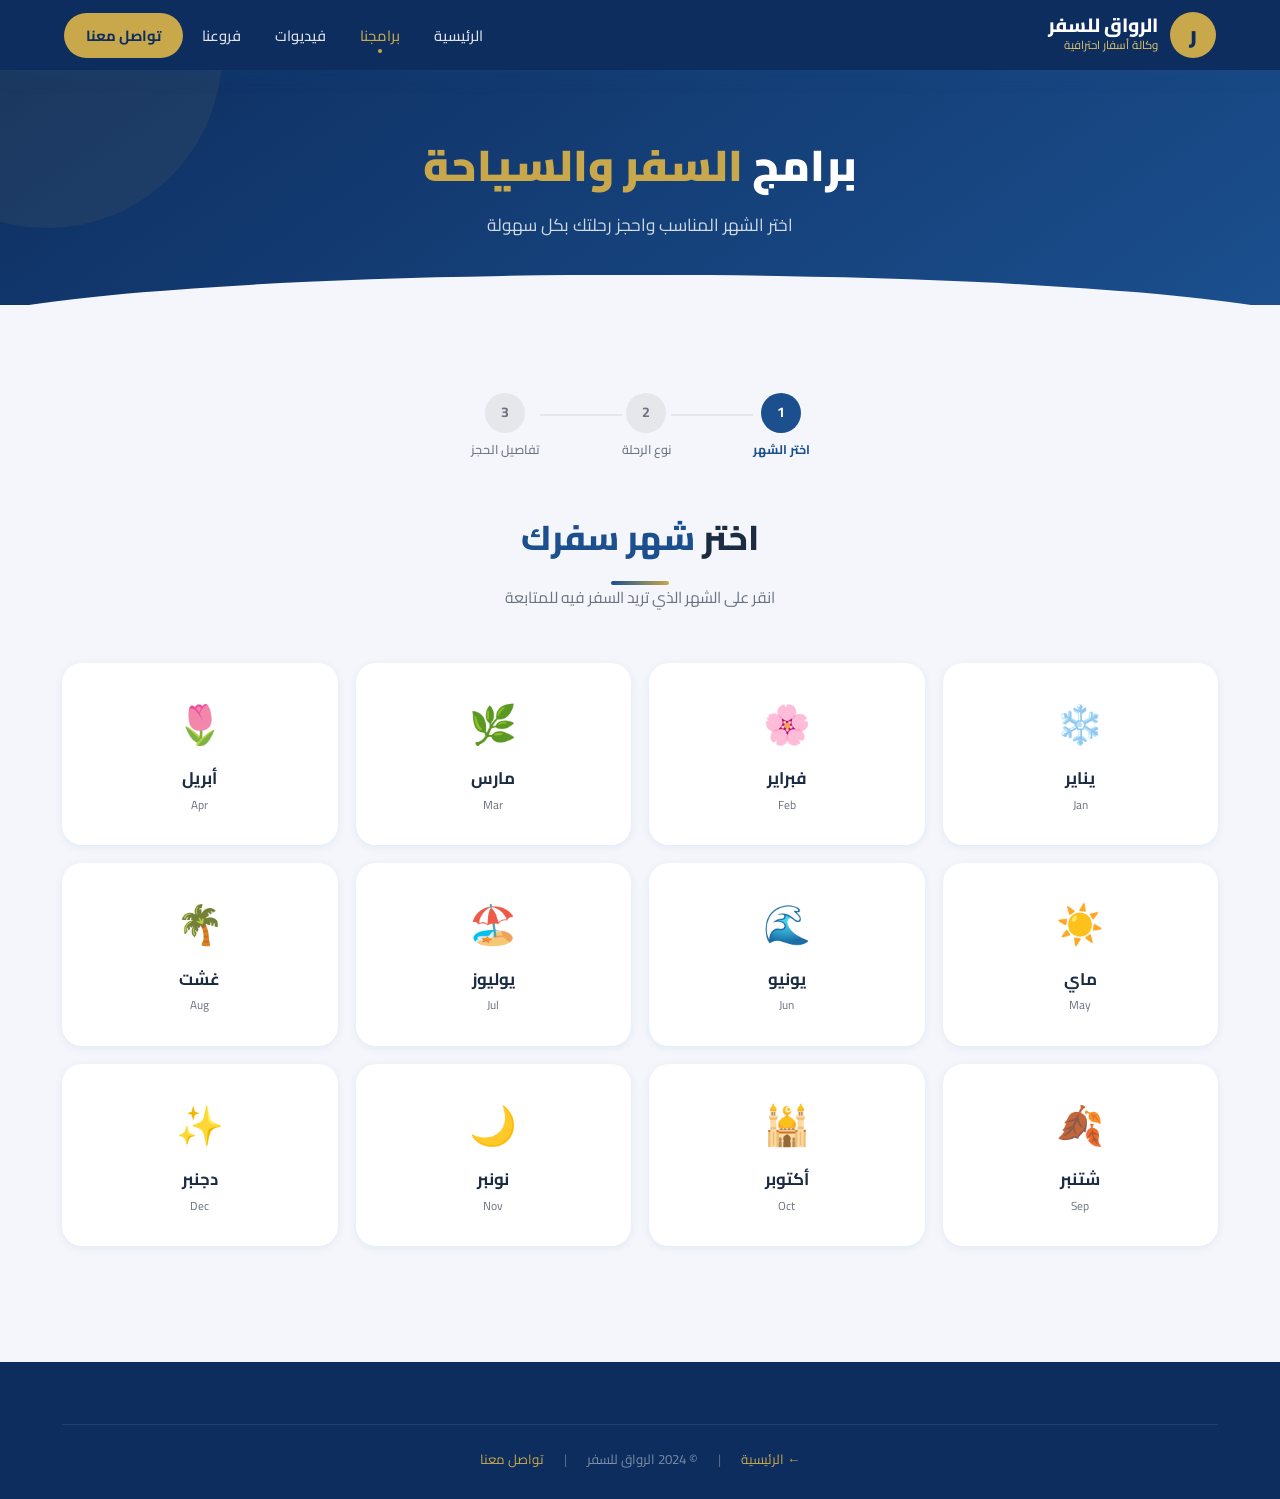
<file: programs.html>
<!DOCTYPE html>
<html lang="ar" dir="rtl">
<head>
  <meta charset="UTF-8">
  <meta name="viewport" content="width=device-width, initial-scale=1.0">
  <meta name="description" content="برامج سفر الرواق - اختر شهرك وانطلق في رحلة لا تُنسى">
  <title>برامجنا — الرواق للسفر</title>
  <link rel="preconnect" href="https://fonts.googleapis.com">
  <link rel="preconnect" href="https://fonts.gstatic.com" crossorigin>
  <link href="https://fonts.googleapis.com/css2?family=Cairo:wght@300;400;500;600;700;800;900&display=swap" rel="stylesheet">
  <link rel="stylesheet" href="css/style.css">
</head>
<body>

<!-- PAGE LOADER -->
<div id="page-loader">
  <div class="loader-content">
    <div class="loader-logo">✈ الرواق</div>
    <div class="loader-spinner"></div>
  </div>
</div>

<!-- NAVIGATION -->
<nav class="navbar scrolled" id="navbar">
  <div class="nav-container">
    <a href="index.html" class="nav-logo">
      <div class="logo-icon">ر</div>
      <div class="logo-text">
        <span class="logo-main">الرواق للسفر</span>
        <span class="logo-sub">وكالة أسفار احترافية</span>
      </div>
    </a>
    <ul class="nav-links" id="nav-links">
      <li><a href="index.html">الرئيسية</a></li>
      <li><a href="programs.html" class="active">برامجنا</a></li>
      <li><a href="videos.html">فيديوات</a></li>
      <li><a href="branches.html">فروعنا</a></li>
      <li><a href="contact.html" class="nav-cta">تواصل معنا</a></li>
    </ul>
    <button class="nav-toggle" id="nav-toggle" aria-label="القائمة">
      <svg width="24" height="24" viewBox="0 0 24 24" fill="none" stroke="currentColor" stroke-width="2.2" stroke-linecap="round">
        <line x1="3" y1="6" x2="21" y2="6"/><line x1="3" y1="12" x2="21" y2="12"/><line x1="3" y1="18" x2="21" y2="18"/>
      </svg>
    </button>
  </div>
</nav>
<div class="nav-backdrop" id="nav-backdrop"></div>

<!-- PAGE HEADER -->
<div class="page-header">
  <div class="container">
    <h1>برامج <span>السفر والسياحة</span></h1>
    <p>اختر الشهر المناسب واحجز رحلتك بكل سهولة</p>
  </div>
</div>

<!-- PROGRAMS SECTION -->
<section style="background:var(--off-white); padding:60px 0 80px;">
  <div class="container">

    <!-- ── Step Indicator ── -->
    <div class="step-indicator" id="step-indicator">
      <div class="step active" id="step-1">
        <div class="step-number">1</div>
        <div class="step-label">اختر الشهر</div>
      </div>
      <div class="step-line" id="line-1"></div>
      <div class="step" id="step-2">
        <div class="step-number">2</div>
        <div class="step-label">نوع الرحلة</div>
      </div>
      <div class="step-line" id="line-2"></div>
      <div class="step" id="step-3">
        <div class="step-number">3</div>
        <div class="step-label">تفاصيل الحجز</div>
      </div>
    </div>

    <!-- ── STEP 1: Month Selection ── -->
    <div id="months-section">
      <div class="section-header animate-on-scroll">
        <h2 class="section-title">اختر <span>شهر سفرك</span></h2>
        <div class="divider"></div>
        <p class="section-subtitle">انقر على الشهر الذي تريد السفر فيه للمتابعة</p>
      </div>
      <!-- Month cards rendered by programs.js -->
      <div class="months-grid" id="months-grid"></div>
    </div>

    <!-- ── STEP 2: Trip Type ── -->
    <div class="trip-type-section" id="trip-type-section">
      <div class="section-header">
        <h2 class="section-title">نوع <span>الرحلة</span></h2>
        <div class="divider"></div>
        <p class="section-subtitle" id="trip-subtitle">اختر نوع الرحلة المناسب لك</p>
      </div>

      <div class="trip-type-grid">
        <div class="trip-type-card" id="card-individual" onclick="selectTripType('فردي')">
          <span class="trip-type-icon">🧳</span>
          <div class="trip-type-title">رحلة فردية</div>
          <div class="trip-type-desc">للمسافر الفرد أو رحلات العمل</div>
        </div>
        <div class="trip-type-card" id="card-family" onclick="selectTripType('عائلي')">
          <span class="trip-type-icon">👨‍👩‍👧‍👦</span>
          <div class="trip-type-title">رحلة عائلية</div>
          <div class="trip-type-desc">للعائلات والمجموعات</div>
        </div>
      </div>

      <div style="text-align:center; margin-top:28px;">
        <button class="btn-back" onclick="goBack(1)">← العودة لاختيار الشهر</button>
      </div>
    </div>

    <!-- ── STEP 3: Booking Form ── -->
    <div class="booking-form-section" id="booking-form-section">
      <div class="form-card">

        <!-- Header summary -->
        <div class="form-card-header">
          <h3 style="font-size:1.45rem; font-weight:800; color:var(--text-dark);">📋 تفاصيل الحجز</h3>
          <div class="booking-summary" id="booking-summary">
            <!-- Populated by JS -->
          </div>
        </div>

        <!-- Success message (shown after submit) -->
        <div class="success-message" id="success-message">
          <div class="success-icon">✓</div>
          <h3>تم إرسال طلبك بنجاح! 🎉</h3>
          <p>شكراً لك، سيتواصل معك فريق الرواق في أقرب وقت ممكن على رقم هاتفك.</p>
          <button class="btn-primary" onclick="resetAll()" style="margin-top:8px;">حجز رحلة أخرى</button>
        </div>

        <!-- Booking form -->
        <form id="booking-form" novalidate>
          <div class="form-grid">

            <!-- Full name -->
            <div class="form-group">
              <label class="form-label required" for="full-name">الإسم الكامل</label>
              <input type="text" id="full-name" name="full_name" class="form-control"
                     placeholder="أدخل اسمك الكامل" required autocomplete="name">
            </div>

            <!-- Phone -->
            <div class="form-group">
              <label class="form-label required" for="phone">رقم الهاتف</label>
              <input type="tel" id="phone" name="phone" class="form-control"
                     placeholder="06XXXXXXXX" required dir="ltr" autocomplete="tel">
            </div>

            <!-- Accommodation type -->
            <div class="form-group full-width">
              <label class="form-label required">نوع التسكين</label>
              <div class="radio-group">
                <input type="radio" name="accommodation" id="acc-5" value="خماسي (5 أشخاص)" class="radio-option">
                <label for="acc-5" class="radio-label">خماسي</label>

                <input type="radio" name="accommodation" id="acc-4" value="رباعي (4 أشخاص)" class="radio-option">
                <label for="acc-4" class="radio-label">رباعي</label>

                <input type="radio" name="accommodation" id="acc-3" value="ثلاثي (3 أشخاص)" class="radio-option">
                <label for="acc-3" class="radio-label">ثلاثي</label>

                <input type="radio" name="accommodation" id="acc-2" value="ثنائي (2 أشخاص)" class="radio-option">
                <label for="acc-2" class="radio-label">ثنائي</label>
              </div>
            </div>

            <!-- Hotel stars -->
            <div class="form-group full-width">
              <label class="form-label required">تصنيف الفندق</label>
              <div class="stars-group">
                <input type="radio" name="hotel_stars" id="stars-2" value="⭐⭐ نجمتان" class="radio-option">
                <label for="stars-2" class="stars-label">⭐⭐ نجمتان</label>

                <input type="radio" name="hotel_stars" id="stars-3" value="⭐⭐⭐ ثلاث نجوم" class="radio-option">
                <label for="stars-3" class="stars-label">⭐⭐⭐ ثلاث نجوم</label>

                <input type="radio" name="hotel_stars" id="stars-4" value="⭐⭐⭐⭐ أربع نجوم" class="radio-option">
                <label for="stars-4" class="stars-label">⭐⭐⭐⭐ أربع نجوم</label>

                <input type="radio" name="hotel_stars" id="stars-5" value="⭐⭐⭐⭐⭐ خمس نجوم" class="radio-option">
                <label for="stars-5" class="stars-label">⭐⭐⭐⭐⭐ خمس نجوم</label>
              </div>
            </div>

            <!-- City -->
            <div class="form-group full-width">
              <label class="form-label required" for="city">المدينة</label>
              <input type="text" id="city" name="city" class="form-control"
                     placeholder="أدخل اسم مدينتك" required autocomplete="address-level2">
            </div>

            <!-- Notes -->
            <div class="form-group full-width">
              <label class="form-label" for="notes">ملاحظات إضافية</label>
              <textarea id="notes" name="notes" class="form-control"
                        placeholder="أضف أي ملاحظات أو متطلبات خاصة..."></textarea>
            </div>

          </div><!-- /form-grid -->

          <!-- Error message -->
          <div id="form-error" style="display:none; background:#fff5f5; border:1px solid #fc8181; color:#c53030; padding:12px 16px; border-radius:8px; margin-top:16px; font-size:0.9rem; text-align:center;"></div>

          <div class="form-submit">
            <button type="submit" class="btn-submit" id="submit-btn">
              <span id="btn-text">📤 إرسال الطلب</span>
            </button>
            <p class="form-hint">سيتم إرسال طلبك مباشرة إلى فريق الرواق للسفر عبر Telegram</p>
          </div>
        </form><!-- /booking-form -->

        <div style="text-align:center; margin-top:20px; padding-top:18px; border-top:1px solid var(--gray-200);">
          <button class="btn-back" onclick="goBack(2)">← العودة لاختيار نوع الرحلة</button>
        </div>

      </div><!-- /form-card -->
    </div><!-- /booking-form-section -->

  </div><!-- /container -->
</section>

<!-- FOOTER -->
<footer>
  <div class="container">
    <div class="footer-bottom" style="justify-content:center; gap:20px;">
      <a href="index.html" style="color:var(--gold);">← الرئيسية</a>
      <span style="color:rgba(255,255,255,0.3);">|</span>
      <span>© 2024 الرواق للسفر</span>
      <span style="color:rgba(255,255,255,0.3);">|</span>
      <a href="contact.html" style="color:var(--gold);">تواصل معنا</a>
    </div>
  </div>
</footer>

<script src="js/main.js"></script>
<script src="js/programs.js"></script>
</body>
</html>
</file>
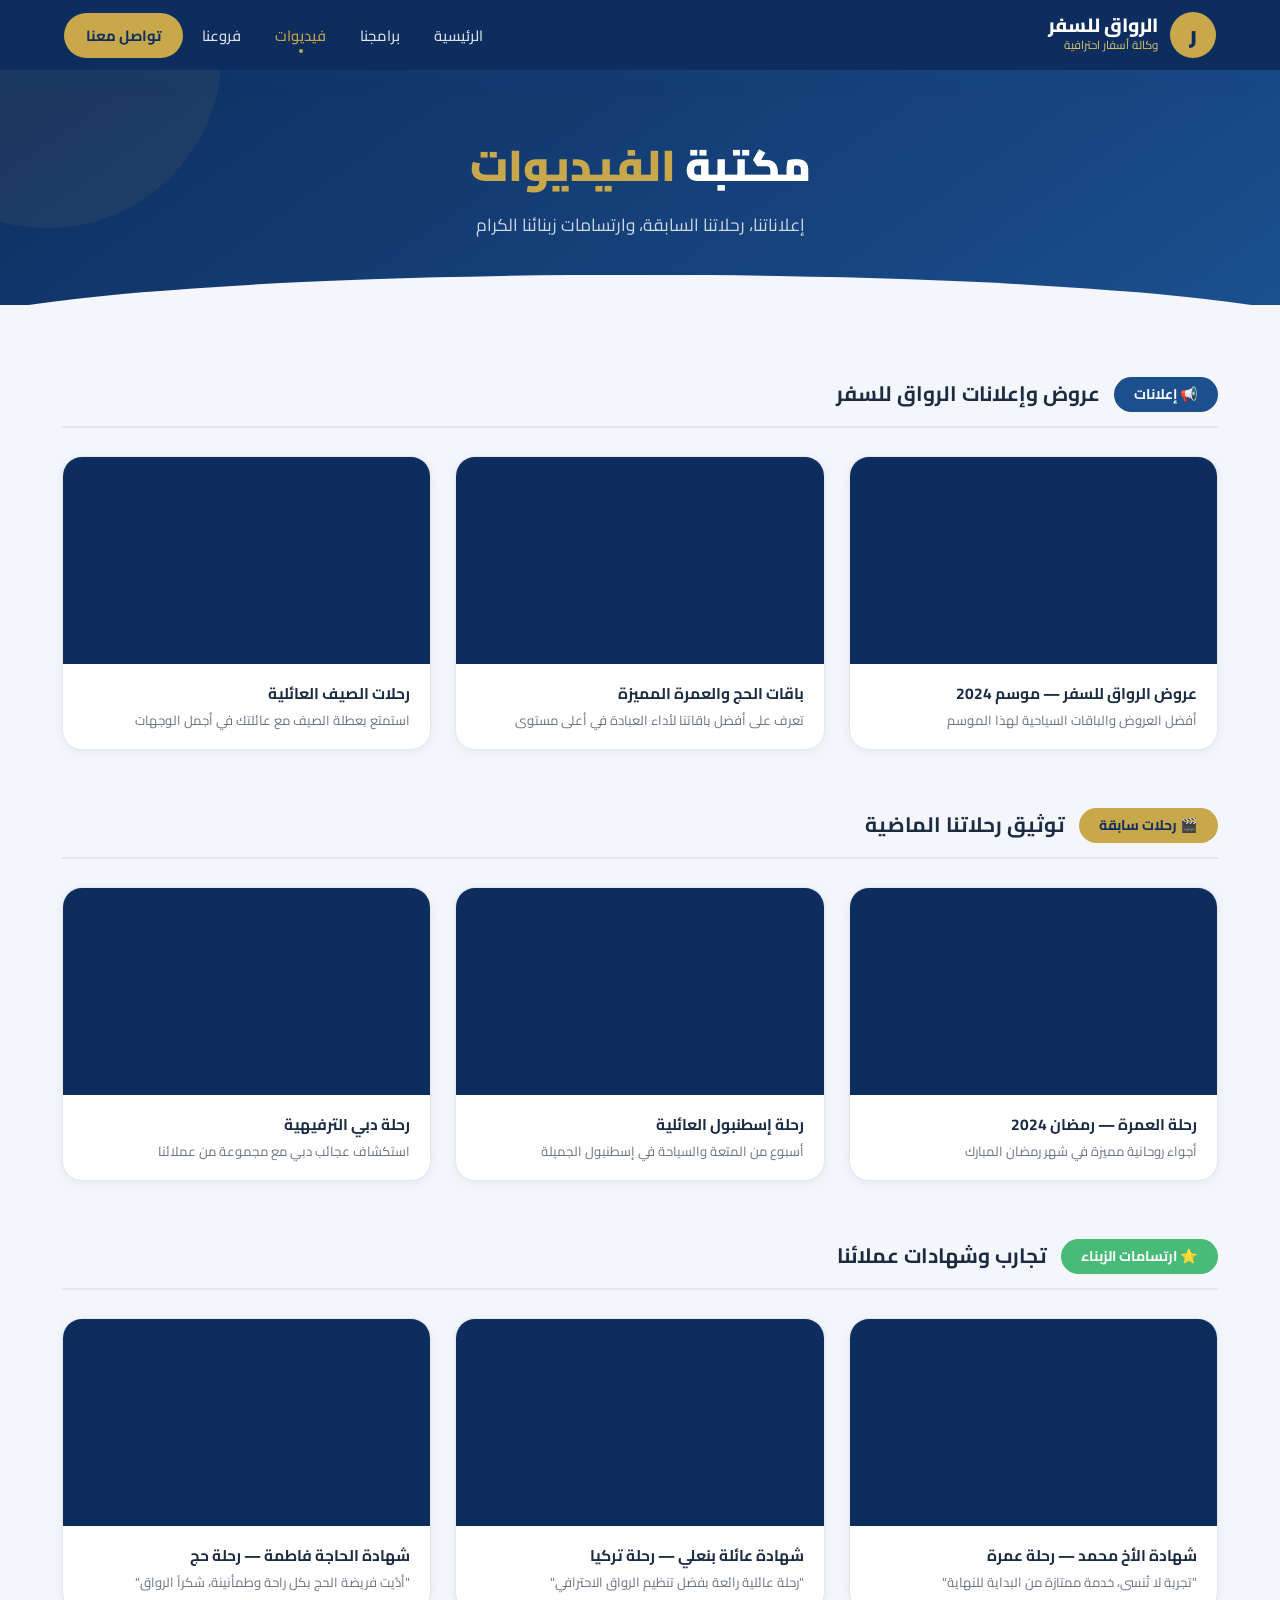
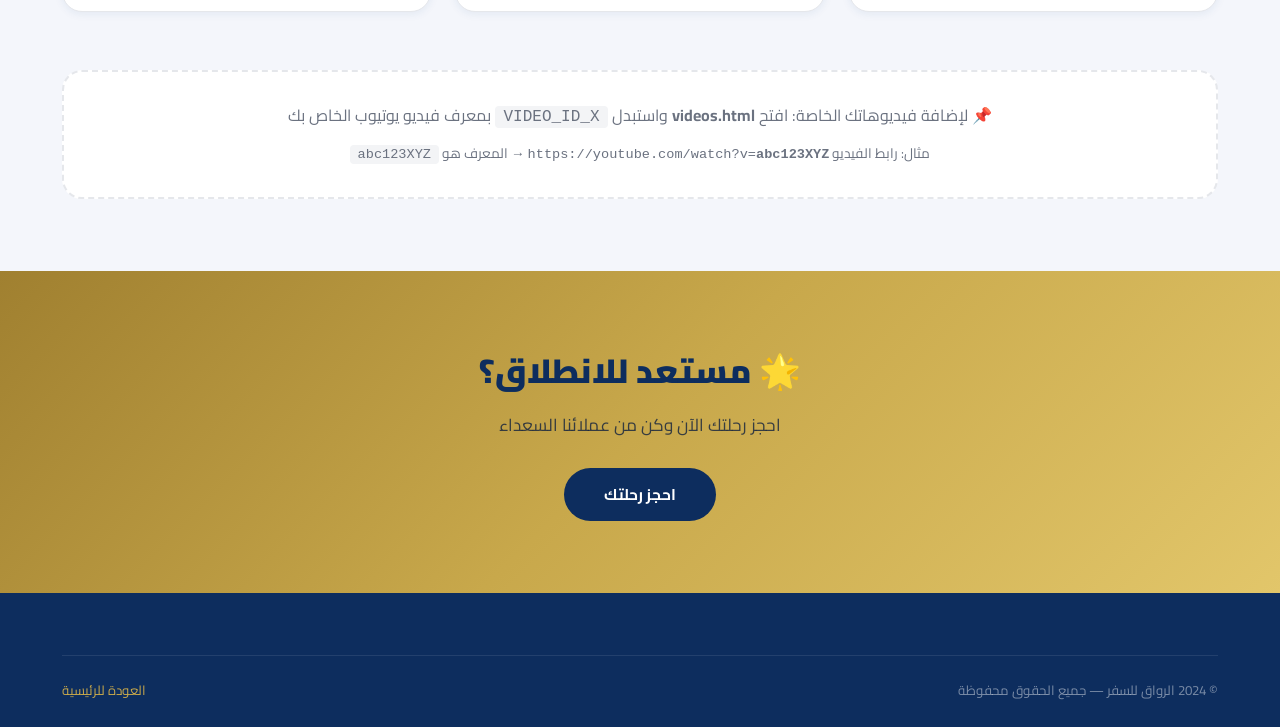
<file: videos.html>
<!DOCTYPE html>
<html lang="ar" dir="rtl">
<head>
  <meta charset="UTF-8">
  <meta name="viewport" content="width=device-width, initial-scale=1.0">
  <meta name="description" content="فيديوات الرواق للسفر - إعلانات، رحلات سابقة، وارتسامات الزبناء">
  <title>فيديوات — الرواق للسفر</title>
  <link rel="preconnect" href="https://fonts.googleapis.com">
  <link rel="preconnect" href="https://fonts.gstatic.com" crossorigin>
  <link href="https://fonts.googleapis.com/css2?family=Cairo:wght@300;400;500;600;700;800;900&display=swap" rel="stylesheet">
  <link rel="stylesheet" href="css/style.css">
</head>
<body>

<!-- PAGE LOADER -->
<div id="page-loader">
  <div class="loader-content">
    <div class="loader-logo">✈ الرواق</div>
    <div class="loader-spinner"></div>
  </div>
</div>

<!-- NAVIGATION -->
<nav class="navbar scrolled" id="navbar">
  <div class="nav-container">
    <a href="index.html" class="nav-logo">
      <div class="logo-icon">ر</div>
      <div class="logo-text">
        <span class="logo-main">الرواق للسفر</span>
        <span class="logo-sub">وكالة أسفار احترافية</span>
      </div>
    </a>
    <ul class="nav-links" id="nav-links">
      <li><a href="index.html">الرئيسية</a></li>
      <li><a href="programs.html">برامجنا</a></li>
      <li><a href="videos.html" class="active">فيديوات</a></li>
      <li><a href="branches.html">فروعنا</a></li>
      <li><a href="contact.html" class="nav-cta">تواصل معنا</a></li>
    </ul>
    <button class="nav-toggle" id="nav-toggle" aria-label="القائمة">
      <svg width="24" height="24" viewBox="0 0 24 24" fill="none" stroke="currentColor" stroke-width="2.2" stroke-linecap="round">
        <line x1="3" y1="6" x2="21" y2="6"/><line x1="3" y1="12" x2="21" y2="12"/><line x1="3" y1="18" x2="21" y2="18"/>
      </svg>
    </button>
  </div>
</nav>
<div class="nav-backdrop" id="nav-backdrop"></div>

<!-- PAGE HEADER -->
<div class="page-header">
  <div class="container">
    <h1>مكتبة <span>الفيديوات</span></h1>
    <p>إعلاناتنا، رحلاتنا السابقة، وارتسامات زبنائنا الكرام</p>
  </div>
</div>

<!-- VIDEOS SECTION -->
<section class="videos-section">
  <div class="container">

    <!-- ════ CATEGORY 1: إعلانات ════ -->
    <div class="video-category animate-on-scroll">
      <div class="video-category-header">
        <span class="category-badge">📢 إعلانات</span>
        <span class="category-title">عروض وإعلانات الرواق للسفر</span>
      </div>

      <div class="videos-grid">
        <div class="video-card">
          <div class="video-wrapper">
            <!--
              ╔══════════════════════════════════════════════════════╗
              ║  استبدل VIDEO_ID_1 بمعرف فيديو يوتيوب الفعلي       ║
              ║  مثال: https://www.youtube.com/watch?v=dQw4w9WgXcQ  ║
              ║  المعرف هو: dQw4w9WgXcQ                             ║
              ╚══════════════════════════════════════════════════════╝
            -->
            <iframe
              src="https://www.youtube.com/embed/VIDEO_ID_1?rel=0&modestbranding=1"
              title="إعلان الرواق للسفر 1"
              allow="accelerometer; autoplay; clipboard-write; encrypted-media; gyroscope; picture-in-picture"
              allowfullscreen loading="lazy">
            </iframe>
          </div>
          <div class="video-info">
            <h4>عروض الرواق للسفر — موسم 2024</h4>
            <p>أفضل العروض والباقات السياحية لهذا الموسم</p>
          </div>
        </div>

        <div class="video-card">
          <div class="video-wrapper">
            <iframe
              src="https://www.youtube.com/embed/VIDEO_ID_2?rel=0&modestbranding=1"
              title="إعلان الرواق للسفر 2"
              allow="accelerometer; autoplay; clipboard-write; encrypted-media; gyroscope; picture-in-picture"
              allowfullscreen loading="lazy">
            </iframe>
          </div>
          <div class="video-info">
            <h4>باقات الحج والعمرة المميزة</h4>
            <p>تعرف على أفضل باقاتنا لأداء العبادة في أعلى مستوى</p>
          </div>
        </div>

        <div class="video-card">
          <div class="video-wrapper">
            <iframe
              src="https://www.youtube.com/embed/VIDEO_ID_3?rel=0&modestbranding=1"
              title="إعلان الرواق للسفر 3"
              allow="accelerometer; autoplay; clipboard-write; encrypted-media; gyroscope; picture-in-picture"
              allowfullscreen loading="lazy">
            </iframe>
          </div>
          <div class="video-info">
            <h4>رحلات الصيف العائلية</h4>
            <p>استمتع بعطلة الصيف مع عائلتك في أجمل الوجهات</p>
          </div>
        </div>
      </div>
    </div>

    <!-- ════ CATEGORY 2: رحلات سابقة ════ -->
    <div class="video-category animate-on-scroll">
      <div class="video-category-header">
        <span class="category-badge gold">🎬 رحلات سابقة</span>
        <span class="category-title">توثيق رحلاتنا الماضية</span>
      </div>

      <div class="videos-grid">
        <div class="video-card">
          <div class="video-wrapper">
            <!--
              ╔══════════════════════════════════════════════════════╗
              ║  استبدل VIDEO_ID_4 بمعرف الفيديو الخاص برحلة سابقة ║
              ╚══════════════════════════════════════════════════════╝
            -->
            <iframe
              src="https://www.youtube.com/embed/VIDEO_ID_4?rel=0&modestbranding=1"
              title="رحلة سابقة 1"
              allow="accelerometer; autoplay; clipboard-write; encrypted-media; gyroscope; picture-in-picture"
              allowfullscreen loading="lazy">
            </iframe>
          </div>
          <div class="video-info">
            <h4>رحلة العمرة — رمضان 2024</h4>
            <p>أجواء روحانية مميزة في شهر رمضان المبارك</p>
          </div>
        </div>

        <div class="video-card">
          <div class="video-wrapper">
            <iframe
              src="https://www.youtube.com/embed/VIDEO_ID_5?rel=0&modestbranding=1"
              title="رحلة سابقة 2"
              allow="accelerometer; autoplay; clipboard-write; encrypted-media; gyroscope; picture-in-picture"
              allowfullscreen loading="lazy">
            </iframe>
          </div>
          <div class="video-info">
            <h4>رحلة إسطنبول العائلية</h4>
            <p>أسبوع من المتعة والسياحة في إسطنبول الجميلة</p>
          </div>
        </div>

        <div class="video-card">
          <div class="video-wrapper">
            <iframe
              src="https://www.youtube.com/embed/VIDEO_ID_6?rel=0&modestbranding=1"
              title="رحلة سابقة 3"
              allow="accelerometer; autoplay; clipboard-write; encrypted-media; gyroscope; picture-in-picture"
              allowfullscreen loading="lazy">
            </iframe>
          </div>
          <div class="video-info">
            <h4>رحلة دبي الترفيهية</h4>
            <p>استكشاف عجائب دبي مع مجموعة من عملائنا</p>
          </div>
        </div>
      </div>
    </div>

    <!-- ════ CATEGORY 3: ارتسامات الزبناء ════ -->
    <div class="video-category animate-on-scroll">
      <div class="video-category-header">
        <span class="category-badge green">⭐ ارتسامات الزبناء</span>
        <span class="category-title">تجارب وشهادات عملائنا</span>
      </div>

      <div class="videos-grid">
        <div class="video-card">
          <div class="video-wrapper">
            <!--
              ╔══════════════════════════════════════════════════════╗
              ║  استبدل VIDEO_ID_7 بفيديو شهادة عميل حقيقي          ║
              ╚══════════════════════════════════════════════════════╝
            -->
            <iframe
              src="https://www.youtube.com/embed/VIDEO_ID_7?rel=0&modestbranding=1"
              title="شهادة عميل 1"
              allow="accelerometer; autoplay; clipboard-write; encrypted-media; gyroscope; picture-in-picture"
              allowfullscreen loading="lazy">
            </iframe>
          </div>
          <div class="video-info">
            <h4>شهادة الأخ محمد — رحلة عمرة</h4>
            <p>"تجربة لا تُنسى، خدمة ممتازة من البداية للنهاية"</p>
          </div>
        </div>

        <div class="video-card">
          <div class="video-wrapper">
            <iframe
              src="https://www.youtube.com/embed/VIDEO_ID_8?rel=0&modestbranding=1"
              title="شهادة عميل 2"
              allow="accelerometer; autoplay; clipboard-write; encrypted-media; gyroscope; picture-in-picture"
              allowfullscreen loading="lazy">
            </iframe>
          </div>
          <div class="video-info">
            <h4>شهادة عائلة بنعلي — رحلة تركيا</h4>
            <p>"رحلة عائلية رائعة بفضل تنظيم الرواق الاحترافي"</p>
          </div>
        </div>

        <div class="video-card">
          <div class="video-wrapper">
            <iframe
              src="https://www.youtube.com/embed/VIDEO_ID_9?rel=0&modestbranding=1"
              title="شهادة عميل 3"
              allow="accelerometer; autoplay; clipboard-write; encrypted-media; gyroscope; picture-in-picture"
              allowfullscreen loading="lazy">
            </iframe>
          </div>
          <div class="video-info">
            <h4>شهادة الحاجة فاطمة — رحلة حج</h4>
            <p>"أدّيت فريضة الحج بكل راحة وطمأنينة، شكراً الرواق"</p>
          </div>
        </div>
      </div>
    </div>

    <!-- Add your own note -->
    <div class="animate-on-scroll" style="
      background:var(--white); border-radius:var(--radius-lg);
      padding:30px 36px; border:2px dashed var(--gray-200);
      text-align:center; margin-top:20px;">
      <p style="font-size:1rem; color:var(--gray-500); margin-bottom:12px;">
        📌 لإضافة فيديوهاتك الخاصة: افتح <strong>videos.html</strong> واستبدل
        <code style="background:var(--gray-100); padding:2px 8px; border-radius:4px;">VIDEO_ID_X</code>
        بمعرف فيديو يوتيوب الخاص بك
      </p>
      <p style="font-size:0.85rem; color:var(--gray-500);">
        مثال: رابط الفيديو <code dir="ltr">https://youtube.com/watch?v=<strong>abc123XYZ</strong></code>
        → المعرف هو <code style="background:var(--gray-100); padding:2px 8px; border-radius:4px;">abc123XYZ</code>
      </p>
    </div>

  </div><!-- /container -->
</section>

<!-- CTA -->
<section class="cta-section">
  <div class="container animate-on-scroll">
    <h2>🌟 مستعد للانطلاق؟</h2>
    <p>احجز رحلتك الآن وكن من عملائنا السعداء</p>
    <a href="programs.html" class="btn-dark">احجز رحلتك</a>
  </div>
</section>

<!-- FOOTER -->
<footer>
  <div class="container">
    <div class="footer-bottom">
      <span>© 2024 الرواق للسفر — جميع الحقوق محفوظة</span>
      <a href="index.html" style="color:var(--gold);">العودة للرئيسية</a>
    </div>
  </div>
</footer>

<script src="js/main.js"></script>
</body>
</html>
</file>
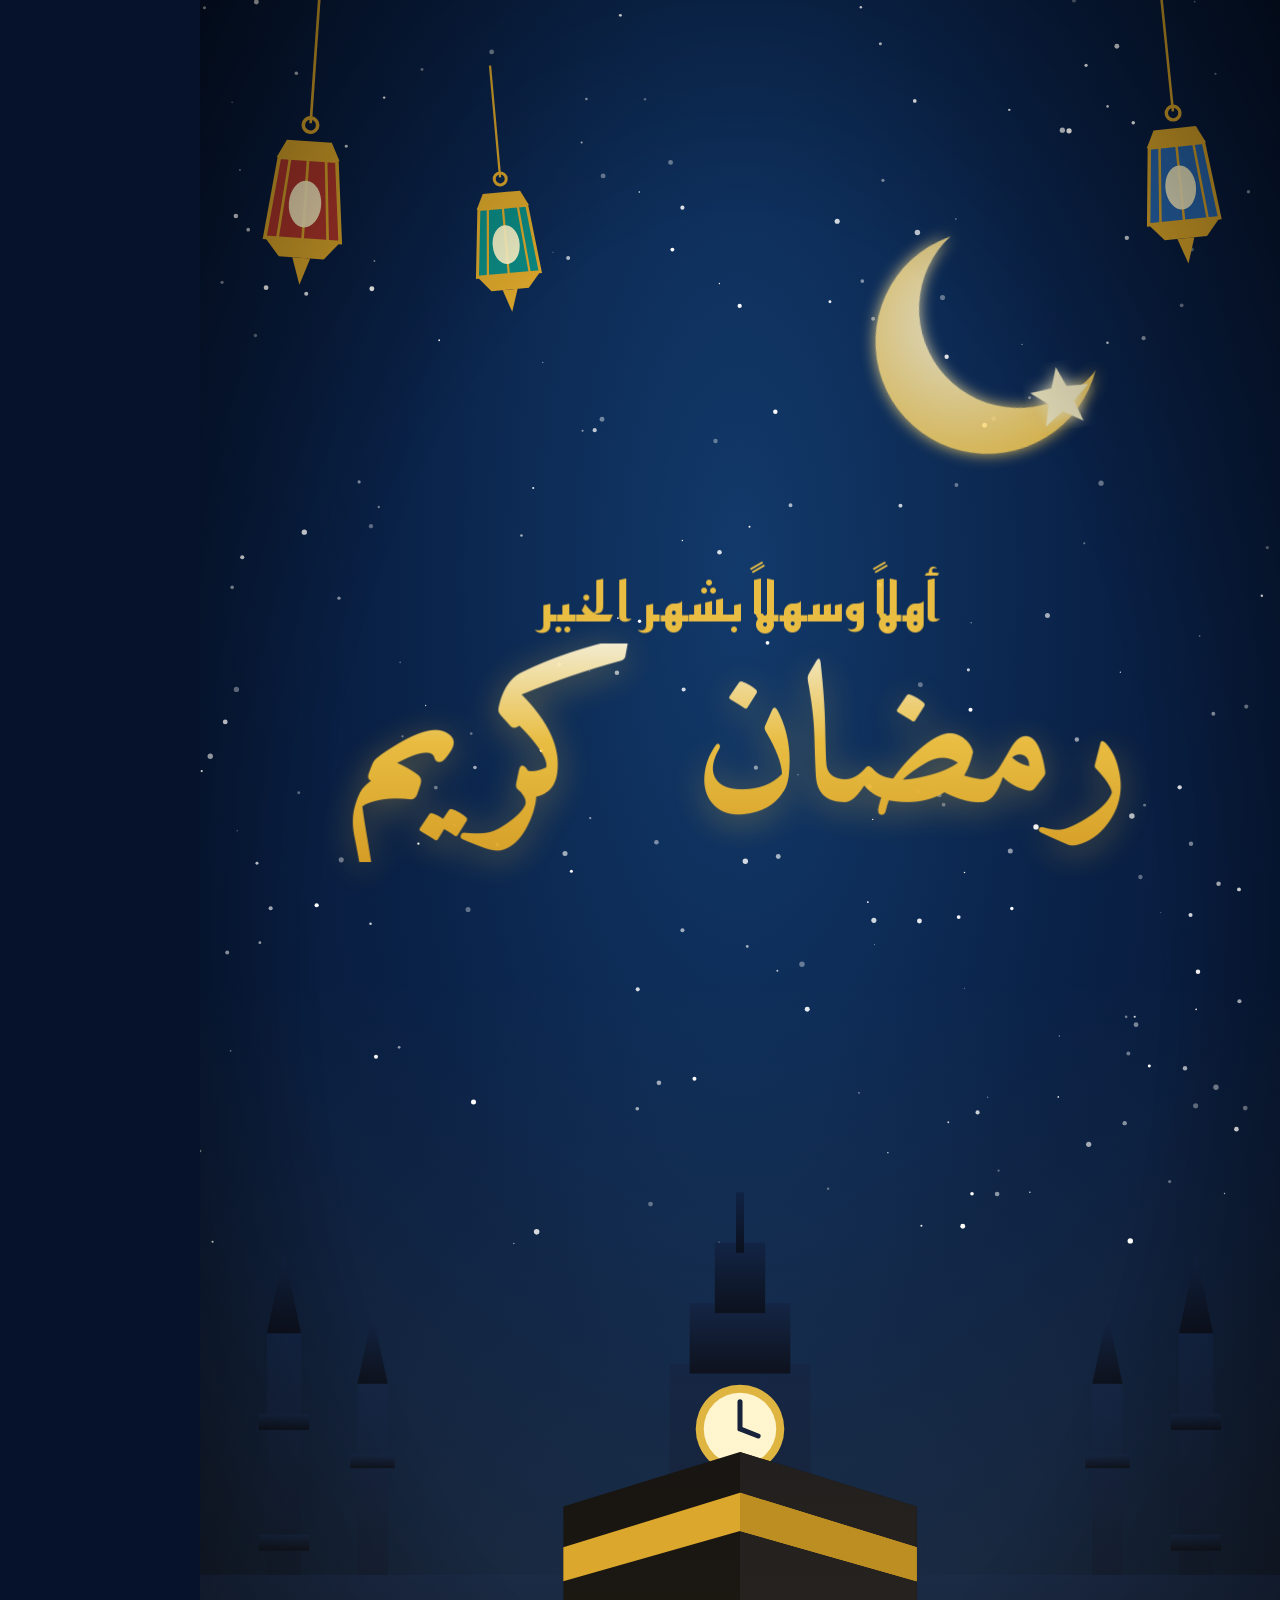
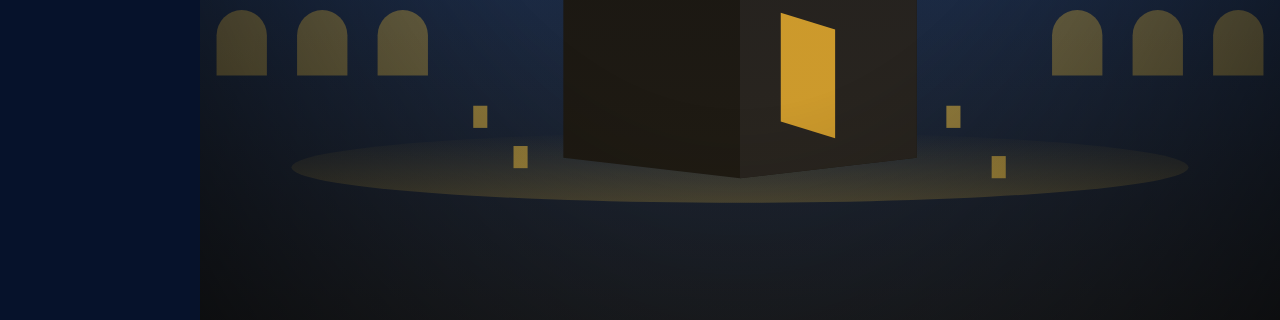
<file: promo/umrah-ramadan.html>
<!DOCTYPE html>
<html lang="ar" dir="rtl">
<head>
<meta charset="UTF-8">
<title>عمرة رمضان – وكالة الرواق</title>
<style>
  @font-face { font-family: "Amiri"; src: url("fonts/Amiri-Bold.ttf"); font-weight: 700; }
  @font-face { font-family: "Amiri"; src: url("fonts/Amiri-Regular.ttf"); font-weight: 400; }
  @font-face { font-family: "Cairo"; src: url("fonts/Cairo.ttf"); font-weight: 200 1000; }
  @font-face { font-family: "Reem Kufi"; src: url("fonts/ReemKufi.ttf"); font-weight: 400 700; }

  :root {
    --gold: #f5c542;
    --gold-2: #e0a526;
    --navy: #06122b;
    --teal: #0d9488;
  }
  * { margin: 0; padding: 0; box-sizing: border-box; }
  html, body { width: 1080px; height: 1920px; overflow: hidden; background: var(--navy); }
  #stage {
    position: relative; width: 1080px; height: 1920px; overflow: hidden;
    font-family: "Cairo", sans-serif; color: #fff;
    background: radial-gradient(ellipse at 50% 30%, #123a6b 0%, #0a2248 45%, #06122b 100%);
  }
  canvas#stars { position: absolute; inset: 0; }
  .layer { position: absolute; inset: 0; will-change: transform, opacity; }
  .center { display: flex; flex-direction: column; align-items: center; text-align: center; }

  /* Moon */
  #moon { position: absolute; left: 640px; top: 180px; width: 260px; height: 260px; }

  /* Lanterns */
  .lantern { position: absolute; top: -10px; transform-origin: 50% 0; }

  /* Skyline */
  #skyline { position: absolute; left: 0; bottom: 0; width: 1080px; height: 980px; }

  /* Text blocks */
  .kicker { font-family: "Reem Kufi"; font-weight: 600; font-size: 54px; color: var(--gold); letter-spacing: 2px; }
  .title  { font-family: "Amiri"; font-weight: 700; font-size: 190px; line-height: 1.15;
            background: linear-gradient(180deg, #fff6d5 0%, var(--gold) 45%, var(--gold-2) 100%);
            -webkit-background-clip: text; background-clip: text; color: transparent;
            filter: drop-shadow(0 6px 18px rgba(245,197,66,.35)); }
  .sub    { font-family: "Cairo"; font-weight: 700; font-size: 64px; color: #fff; line-height: 1.5;
            text-shadow: 0 4px 20px rgba(0,0,0,.6); }
  .ornament { width: 520px; height: 40px; margin: 26px 0; }

  #s1 { top: 560px; }
  #s2 { top: 470px; }
  #s3 { top: 420px; }
  #s4 { top: 470px; }

  .brand { font-family: "Amiri"; font-weight: 700; font-size: 150px; color: var(--gold); line-height: 1.2;
           text-shadow: 0 0 40px rgba(245,197,66,.45); }
  .brand small { display: block; font-family: "Reem Kufi"; font-size: 52px; color: #fff; letter-spacing: 4px; margin-top: 4px; }

  .phone-card {
    margin-top: 40px; padding: 34px 60px; border-radius: 36px;
    background: linear-gradient(135deg, rgba(245,197,66,.95), rgba(224,165,38,.95));
    color: #0a1a3a; box-shadow: 0 20px 60px rgba(0,0,0,.45), 0 0 0 6px rgba(255,255,255,.15);
    display: flex; align-items: center; gap: 28px; direction: ltr;
  }
  .phone-card .num { font-family: "Cairo"; font-weight: 900; font-size: 118px; letter-spacing: 4px; line-height: 1; }
  .phone-card svg { width: 110px; height: 110px; flex: none; }

  .cta-pill { margin-top: 44px; font-family: "Cairo"; font-weight: 800; font-size: 56px; padding: 18px 56px;
              border-radius: 999px; background: var(--teal); color: #fff; box-shadow: 0 10px 30px rgba(13,148,136,.5); }

  /* Persistent bottom bar */
  #bar {
    position: absolute; left: 60px; right: 60px; bottom: 70px; height: 150px; border-radius: 30px;
    background: rgba(6,18,43,.78); border: 3px solid rgba(245,197,66,.8);
    display: flex; align-items: center; justify-content: space-between; padding: 0 44px;
    backdrop-filter: blur(6px);
  }
  #bar .b-name { font-family: "Amiri"; font-weight: 700; font-size: 62px; color: var(--gold); }
  #bar .b-phone { direction: ltr; display: flex; align-items: center; gap: 16px;
                  font-family: "Cairo"; font-weight: 900; font-size: 66px; color: #fff; letter-spacing: 2px; }
  #bar .b-phone svg { width: 56px; height: 56px; }

  #flash { position: absolute; inset: 0; background: #fff; opacity: 0; pointer-events: none; }
  #vignette { position: absolute; inset: 0; pointer-events: none;
              background: radial-gradient(ellipse at center, transparent 55%, rgba(0,0,0,.55) 100%); }
</style>
</head>
<body>
<div id="stage">
  <canvas id="stars" width="1080" height="1920"></canvas>

  <!-- Crescent moon -->
  <svg id="moon" viewBox="0 0 200 200">
    <defs>
      <radialGradient id="mg" cx="40%" cy="40%" r="70%">
        <stop offset="0" stop-color="#fff8dc"/><stop offset="1" stop-color="#f5c542"/>
      </radialGradient>
      <mask id="cres"><rect width="200" height="200" fill="#fff"/><circle cx="128" cy="78" r="78" fill="#000"/></mask>
      <filter id="glow"><feGaussianBlur stdDeviation="6" result="b"/><feMerge><feMergeNode in="b"/><feMergeNode in="SourceGraphic"/></feMerge></filter>
    </defs>
    <g filter="url(#glow)"><circle cx="100" cy="100" r="88" fill="url(#mg)" mask="url(#cres)"/></g>
    <path d="M150 128 l6 16 17 1 -13 11 5 17 -15 -10 -15 10 5 -17 -13 -11 17 -1z" fill="#fff3c4" filter="url(#glow)"/>
  </svg>

  <!-- Lanterns -->
  <div id="lanterns"></div>

  <!-- Makkah skyline: clock tower, minarets, Kaaba -->
  <svg id="skyline" viewBox="0 0 1080 980" preserveAspectRatio="xMidYMax meet">
    <defs>
      <linearGradient id="sk" x1="0" y1="0" x2="0" y2="1">
        <stop offset="0" stop-color="#0b1f45"/><stop offset="1" stop-color="#030a1c"/>
      </linearGradient>
      <linearGradient id="glowFloor" x1="0" y1="0" x2="0" y2="1">
        <stop offset="0" stop-color="#f5c542" stop-opacity=".0"/><stop offset="1" stop-color="#f5c542" stop-opacity=".22"/>
      </linearGradient>
    </defs>
    <g fill="url(#sk)" transform="translate(0,240)">
      <!-- Clock tower -->
      <rect x="470" y="150" width="140" height="610"/>
      <rect x="490" y="90" width="100" height="70"/>
      <rect x="515" y="30" width="50" height="70"/>
      <rect x="536" y="-20" width="8" height="60"/>
      <!-- side towers -->
      <rect x="360" y="330" width="110" height="430"/>
      <rect x="610" y="330" width="110" height="430"/>
      <rect x="250" y="440" width="110" height="320"/>
      <rect x="720" y="440" width="110" height="320"/>
      </g>
      <g fill="url(#sk)" transform="translate(0,110)">
      <!-- minarets -->
      <g id="minarets">
        <rect x="70" y="250" width="34" height="510"/><rect x="62" y="330" width="50" height="16"/><rect x="62" y="450" width="50" height="16"/>
        <path d="M70 250 L87 170 L104 250z"/>
        <rect x="160" y="300" width="30" height="460"/><rect x="153" y="370" width="44" height="14"/>
        <path d="M160 300 L175 230 L190 300z"/>
        <rect x="976" y="250" width="34" height="510"/><rect x="968" y="330" width="50" height="16"/><rect x="968" y="450" width="50" height="16"/>
        <path d="M976 250 L993 170 L1010 250z"/>
        <rect x="890" y="300" width="30" height="460"/><rect x="883" y="370" width="44" height="14"/>
        <path d="M890 300 L905 230 L920 300z"/>
      </g>
      </g>
    </g>
    <!-- arcade + ground -->
    <rect x="0" y="600" width="1080" height="380" fill="url(#sk)"/>
    <g transform="translate(0,240)">
    <!-- clock face -->
    <circle cx="540" cy="215" r="44" fill="#f5c542" opacity=".9"/>
    <circle cx="540" cy="215" r="36" fill="#fff7d6"/>
    <path d="M540 215 L540 188 M540 215 L558 222" stroke="#0a1a3a" stroke-width="5" stroke-linecap="round"/>
    <!-- lit windows -->
    <g fill="#f5c542" opacity=".55">
      <rect x="385" y="370" width="14" height="22"/><rect x="425" y="370" width="14" height="22"/>
      <rect x="385" y="430" width="14" height="22"/><rect x="425" y="470" width="14" height="22"/>
      <rect x="640" y="370" width="14" height="22"/><rect x="680" y="410" width="14" height="22"/>
      <rect x="640" y="470" width="14" height="22"/><rect x="275" y="490" width="14" height="22"/>
      <rect x="315" y="530" width="14" height="22"/><rect x="745" y="490" width="14" height="22"/>
      <rect x="790" y="540" width="14" height="22"/><rect x="505" y="300" width="14" height="22"/>
      <rect x="560" y="360" width="14" height="22"/><rect x="505" y="440" width="14" height="22"/>
    </g>
    </g>
    <!-- arches -->
    <g fill="#f5c542" opacity=".35">
      <path d="M20 700 v-40 a25 25 0 0 1 50 0 v40z"/><path d="M100 700 v-40 a25 25 0 0 1 50 0 v40z"/>
      <path d="M180 700 v-40 a25 25 0 0 1 50 0 v40z"/><path d="M850 700 v-40 a25 25 0 0 1 50 0 v40z"/>
      <path d="M930 700 v-40 a25 25 0 0 1 50 0 v40z"/><path d="M1010 700 v-40 a25 25 0 0 1 50 0 v40z"/>
    </g>
    <!-- Kaaba -->
    <g id="kaaba" transform="translate(540,640) scale(1.35) translate(-540,-640)">
      <ellipse cx="540" cy="752" rx="330" ry="26" fill="url(#glowFloor)"/>
      <polygon points="410,560 540,520 670,560 670,745 540,760 410,745" fill="#0b0b0f"/>
      <polygon points="540,520 670,560 670,745 540,760" fill="#16161c"/>
      <polygon points="410,590 540,550 670,590 670,615 540,578 410,615" fill="#d9a52b"/>
      <polygon points="540,550 670,590 670,615 540,578" fill="#b98a1f"/>
      <rect x="570" y="640" width="40" height="80" fill="#c9962a" transform="skewY(17) translate(0,-176)"/>
    </g>
    <rect x="0" y="0" width="1080" height="980" fill="url(#glowFloor)" opacity=".5"/>
  </svg>

  <!-- Scene 1: Ramadan Kareem -->
  <div id="s1" class="layer center">
    <div class="kicker">أهلاً وسهلاً بشهر الخير</div>
    <div class="title">رمضان كريم</div>
  </div>

  <!-- Scene 2: Umrah Ramadan -->
  <div id="s2" class="layer center">
    <div class="kicker">رحلة العمر إلى بيت الله الحرام</div>
    <svg class="ornament" viewBox="0 0 520 40"><path d="M0 20 H200 M320 20 H520" stroke="#f5c542" stroke-width="3"/><path d="M260 4 l16 16 -16 16 -16 -16z" fill="#f5c542"/><circle cx="220" cy="20" r="5" fill="#f5c542"/><circle cx="300" cy="20" r="5" fill="#f5c542"/></svg>
    <div class="title" style="font-size:210px">عمرة رمضان</div>
    <div class="sub" style="margin-top:10px">عمرة في رمضان تعدل حجة</div>
  </div>

  <!-- Scene 3: Agency welcome -->
  <div id="s3" class="layer center">
    <div class="sub" style="font-size:70px">مرحباً بكم مع</div>
    <div class="brand">وكالة الرواق<small>للسياحة والأسفار</small></div>
    <svg class="ornament" viewBox="0 0 520 40"><path d="M0 20 H200 M320 20 H520" stroke="#f5c542" stroke-width="3"/><path d="M260 4 l16 16 -16 16 -16 -16z" fill="#f5c542"/></svg>
    <div class="sub">وكالة الرواق ترحب بكم<br>من أجل التسجيل في<br><span style="color:var(--gold)">عمرة رمضان</span></div>
  </div>

  <!-- Scene 4: Call to action -->
  <div id="s4" class="layer center">
    <div class="brand" style="font-size:120px">وكالة الرواق</div>
    <div class="sub" style="margin-top:20px">تواصلوا معنا لمعرفة المزيد</div>
    <div class="phone-card" id="phoneCard">
      <svg viewBox="0 0 24 24"><path fill="#0a1a3a" d="M6.6 10.8a15.1 15.1 0 0 0 6.6 6.6l2.2-2.2a1 1 0 0 1 1-.25 11.4 11.4 0 0 0 3.6.57 1 1 0 0 1 1 1V20a1 1 0 0 1-1 1A17 17 0 0 1 3 4a1 1 0 0 1 1-1h3.5a1 1 0 0 1 1 1c0 1.25.2 2.45.57 3.57a1 1 0 0 1-.25 1z"/></svg>
      <div class="num">0662231352</div>
    </div>
    <div class="cta-pill" id="cta">سجّلوا الآن · الأماكن محدودة</div>
  </div>

  <!-- Persistent bar -->
  <div id="bar">
    <div class="b-name">وكالة الرواق</div>
    <div class="b-phone">
      <svg viewBox="0 0 24 24"><path fill="#f5c542" d="M6.6 10.8a15.1 15.1 0 0 0 6.6 6.6l2.2-2.2a1 1 0 0 1 1-.25 11.4 11.4 0 0 0 3.6.57 1 1 0 0 1 1 1V20a1 1 0 0 1-1 1A17 17 0 0 1 3 4a1 1 0 0 1 1-1h3.5a1 1 0 0 1 1 1c0 1.25.2 2.45.57 3.57a1 1 0 0 1-.25 1z"/></svg>
      <span>0662231352</span>
    </div>
  </div>

  <div id="vignette"></div>
  <div id="flash"></div>
</div>

<script>
const DURATION = 30;
const $ = id => document.getElementById(id);
const clamp = (x, a = 0, b = 1) => Math.min(b, Math.max(a, x));
const easeOut = x => 1 - Math.pow(1 - clamp(x), 3);
const easeInOut = x => { x = clamp(x); return x < .5 ? 4*x*x*x : 1 - Math.pow(-2*x + 2, 3) / 2; };
// opacity envelope: fade in over `fi`, hold, fade out over `fo`
const env = (t, a, b, fi = .6, fo = .6) => clamp((t - a) / fi) * clamp((b - t) / fo);

// --- deterministic star field ---
let seed = 7;
const rnd = () => (seed = (seed * 16807) % 2147483647) / 2147483647;
const stars = Array.from({ length: 220 }, () => ({
  x: rnd() * 1080, y: rnd() * 1250, r: .6 + rnd() * 2.2, p: rnd() * 6.28, s: .8 + rnd() * 2.5
}));
const shooting = [{ t0: 2.2, x: 950, y: 120 }, { t0: 11.5, x: 800, y: 300 }, { t0: 19.8, x: 1000, y: 200 }];
const ctx = $('stars').getContext('2d');
function drawStars(t) {
  ctx.clearRect(0, 0, 1080, 1920);
  for (const s of stars) {
    const a = .35 + .65 * (0.5 + 0.5 * Math.sin(t * s.s + s.p));
    ctx.globalAlpha = a;
    ctx.fillStyle = '#fff';
    ctx.beginPath(); ctx.arc(s.x, s.y, s.r, 0, 6.283); ctx.fill();
  }
  for (const sh of shooting) {
    const k = (t - sh.t0) / 1.1;
    if (k < 0 || k > 1) continue;
    const x = sh.x - k * 600, y = sh.y + k * 330;
    const g = ctx.createLinearGradient(x, y, x + 200, y - 110);
    g.addColorStop(0, 'rgba(255,245,210,1)'); g.addColorStop(1, 'rgba(255,245,210,0)');
    ctx.globalAlpha = Math.sin(k * Math.PI);
    ctx.strokeStyle = g; ctx.lineWidth = 3;
    ctx.beginPath(); ctx.moveTo(x, y); ctx.lineTo(x + 200, y - 110); ctx.stroke();
  }
  ctx.globalAlpha = 1;
}

// --- lanterns ---
const lanternSVG = (c) => `
<svg width="120" height="360" viewBox="0 0 120 360">
  <line x1="60" y1="0" x2="60" y2="150" stroke="#d9a52b" stroke-width="3"/>
  <circle cx="60" cy="152" r="8" fill="none" stroke="#d9a52b" stroke-width="4"/>
  <path d="M35 170 H85 L95 190 H25z" fill="#d9a52b"/>
  <path d="M28 190 H92 L102 280 H18z" fill="${c}" opacity=".9"/>
  <path d="M28 190 H92 L102 280 H18z" fill="none" stroke="#d9a52b" stroke-width="4"/>
  <path d="M60 190 V280 M40 190 L32 280 M80 190 L88 280" stroke="#d9a52b" stroke-width="3"/>
  <ellipse cx="60" cy="240" rx="18" ry="26" fill="#fff6c8" opacity=".9"/>
  <path d="M18 280 H102 L85 300 H35z" fill="#d9a52b"/>
  <path d="M50 300 H70 L60 330z" fill="#d9a52b"/>
</svg>`;
const lanterns = [
  { x: 60,  len: 0,   c: '#c0392b', ph: 0,   s: .9, sc: .9 },
  { x: 230, len: 90,  c: '#0d9488', ph: 1.3, s: 1.1, sc: .75 },
  { x: 900, len: 40,  c: '#2c6fbb', ph: 2.1, s: 1.0, sc: .85 },
];
const lwrap = $('lanterns');
lanterns.forEach((l, i) => {
  const d = document.createElement('div');
  d.className = 'lantern'; d.id = 'lan' + i;
  d.style.left = l.x + 'px';
  d.innerHTML = lanternSVG(l.c);
  lwrap.appendChild(d);
});

function render(t) {
  drawStars(t);

  // camera: slow push-in
  const zoom = 1 + t * 0.004;
  $('stage').style.transform = '';
  $('skyline').style.transform = `translateY(${(1 - easeOut(t / 3)) * 420}px) scale(${zoom})`;
  $('skyline').style.transformOrigin = '50% 100%';
  $('skyline').style.opacity = 1 - .55 * easeInOut((t - 20.6) / 1.2);

  // moon rises & glows
  const mr = easeOut(t / 3.5);
  $('moon').style.transform = `translate(${(1 - mr) * 120}px, ${(1 - mr) * 220}px) rotate(${-10 + t * .6}deg) scale(${.85 + .15 * mr})`;
  $('moon').style.opacity = mr;

  // lanterns drop in and swing
  lanterns.forEach((l, i) => {
    const drop = easeOut((t - .3 - i * .25) / 1.6);
    const sw = Math.sin(t * l.s * 1.6 + l.ph) * 6 * (1 - .5 * Math.min(1, t / 30));
    $('lan' + i).style.transform = `translateY(${-420 + drop * (420 + l.len)}px) rotate(${sw}deg) scale(${l.sc})`;
  });

  // Scene 1: 0.8–6.2
  {
    const o = env(t, 0.8, 6.2, .9, .7);
    const k = easeOut((t - .8) / 1.2);
    $('s1').style.opacity = o;
    $('s1').style.transform = `translateY(${(1 - k) * 60}px) scale(${.92 + .08 * k + (t > 5.5 ? (t - 5.5) * .05 : 0)})`;
  }
  // Scene 2: 6.2–13.2
  {
    const o = env(t, 6.2, 13.2, .8, .7);
    const k = easeOut((t - 6.2) / 1.2);
    $('s2').style.opacity = o;
    $('s2').style.transform = `translateY(${(1 - k) * 80}px)`;
    $('s2').style.letterSpacing = `${(1 - k) * 20}px`;
  }
  // Scene 3: 13.2–21
  {
    const o = env(t, 13.2, 21, .8, .7);
    const k = easeOut((t - 13.2) / 1.3);
    $('s3').style.opacity = o;
    $('s3').style.transform = `scale(${.85 + .15 * k})`;
    const sub = $('s3').children[3];
    sub.style.opacity = easeOut((t - 14.6) / 1);
    sub.style.transform = `translateY(${(1 - easeOut((t - 14.6) / 1)) * 40}px)`;
  }
  // Scene 4: 21–30 (CTA, stays to the end)
  {
    const o = env(t, 21, 99, .8, 1);
    const k = easeOut((t - 21) / 1.2);
    $('s4').style.opacity = o;
    $('s4').style.transform = `translateY(${(1 - k) * 70}px)`;
    const pk = easeOut((t - 22) / .9);
    const pulse = 1 + .045 * Math.max(0, Math.sin((t - 23) * 4)) * (t > 23 ? 1 : 0);
    $('phoneCard').style.transform = `scale(${(.6 + .4 * pk) * pulse})`;
    $('phoneCard').style.opacity = pk;
    const ck = easeOut((t - 23.2) / .8);
    $('cta').style.opacity = ck;
    $('cta').style.transform = `translateY(${(1 - ck) * 30}px)`;
  }

  // persistent bottom bar: in at 2.5s, hidden while big CTA card is shown? keep it — it reinforces the number
  {
    const k = easeOut((t - 2.5) / 1);
    $('bar').style.opacity = k;
    $('bar').style.transform = `translateY(${(1 - k) * 220}px)`;
  }

  // soft flashes on scene cuts
  const cuts = [6.2, 13.2, 21];
  let f = 0;
  for (const c of cuts) f = Math.max(f, .35 * Math.exp(-Math.pow((t - c) / .18, 2)));
  // fade from/to black at start/end
  $('flash').style.background = '#000';
  $('flash').style.opacity = Math.max(1 - clamp(t / .8), clamp((t - 29.3) / .7));
  $('vignette').style.background = `radial-gradient(ellipse at center, rgba(255,240,200,${f}) 0%, transparent 55%, rgba(0,0,0,.55) 100%)`;
}

window.render = render;
window.DURATION = DURATION;
// live preview when opened in a browser
if (!new URLSearchParams(location.search).has('capture')) {
  const start = performance.now();
  (function loop() {
    const t = ((performance.now() - start) / 1000) % DURATION;
    render(t);
    requestAnimationFrame(loop);
  })();
} else {
  render(0);
}
</script>
</body>
</html>
</file>
<file: css/style.css>
/*
 * =====================================================
 *   الرواق للسفر — ALRIWAQ TRAVEL AGENCY
 *   Main Stylesheet
 * =====================================================
 */

@import url('https://fonts.googleapis.com/css2?family=Cairo:wght@300;400;500;600;700;800;900&display=swap');

/* ===== CSS VARIABLES ===== */
:root {
  --primary:        #1B4F8E;
  --primary-dark:   #0D2D5E;
  --primary-light:  #2563A8;
  --gold:           #C8A84B;
  --gold-light:     #E2C66A;
  --gold-dark:      #A08030;
  --white:          #FFFFFF;
  --off-white:      #F4F6FB;
  --gray-100:       #F3F4F6;
  --gray-200:       #E5E7EB;
  --gray-500:       #6B7280;
  --gray-700:       #374151;
  --text-dark:      #1A2B42;
  --shadow-sm:      0 2px 8px rgba(27,79,142,0.08);
  --shadow-md:      0 4px 20px rgba(27,79,142,0.15);
  --shadow-lg:      0 8px 30px rgba(27,79,142,0.20);
  --shadow-xl:      0 16px 50px rgba(27,79,142,0.25);
  --radius-sm:      8px;
  --radius-md:      12px;
  --radius-lg:      20px;
  --radius-xl:      30px;
  --transition:     0.3s ease;
  --transition-fast:0.18s ease;
}

/* ===== RESET & BASE ===== */
*, *::before, *::after { box-sizing: border-box; margin: 0; padding: 0; }

html { scroll-behavior: smooth; font-size: 16px; }

body {
  font-family: 'Cairo', 'Segoe UI', Arial, sans-serif;
  direction: rtl;
  background: var(--off-white);
  color: var(--text-dark);
  line-height: 1.65;
  overflow-x: hidden;
}

a { text-decoration: none; color: inherit; }
img { max-width: 100%; display: block; }
button { font-family: 'Cairo', sans-serif; }

/* ===== PAGE LOADER ===== */
#page-loader {
  position: fixed; inset: 0;
  background: var(--primary-dark);
  display: flex; align-items: center; justify-content: center;
  z-index: 9999;
  transition: opacity 0.5s ease, visibility 0.5s ease;
}
#page-loader.hidden { opacity: 0; visibility: hidden; pointer-events: none; }

.loader-content { text-align: center; color: var(--white); }

.loader-logo {
  font-size: 2.4rem;
  font-weight: 900;
  color: var(--gold);
  margin-bottom: 22px;
  animation: loaderPulse 1.6s ease-in-out infinite;
}

.loader-spinner {
  width: 52px; height: 52px;
  border: 3px solid rgba(200,168,75,0.25);
  border-top-color: var(--gold);
  border-radius: 50%;
  animation: spin 0.9s linear infinite;
  margin: 0 auto;
}

@keyframes spin     { to { transform: rotate(360deg); } }
@keyframes loaderPulse {
  0%,100% { opacity:1; transform:scale(1); }
  50%     { opacity:.75; transform:scale(1.04); }
}

/* ===== NAVIGATION ===== */
.navbar {
  position: fixed; top: 0; left: 0; right: 0;
  z-index: 1000;
  padding: 22px 0;
  background: transparent;
  transition: all 0.35s ease;
}
.navbar.scrolled {
  background: var(--primary-dark);
  padding: 12px 0;
  box-shadow: var(--shadow-md);
}

.nav-container {
  max-width: 1200px; margin: 0 auto; padding: 0 24px;
  display: flex; align-items: center; justify-content: space-between;
}

.nav-logo {
  display: flex; align-items: center; gap: 12px;
  text-decoration: none;
}
.logo-icon {
  width: 46px; height: 46px;
  background: var(--gold);
  border-radius: 50%;
  display: flex; align-items: center; justify-content: center;
  font-size: 1.35rem; font-weight: 900;
  color: var(--primary-dark);
  flex-shrink: 0;
}
.logo-text { display: flex; flex-direction: column; }
.logo-main { font-size: 1.2rem; font-weight: 800; color: var(--white); line-height: 1.1; }
.logo-sub  { font-size: 0.72rem; color: var(--gold-light); font-weight: 400; }

.nav-links {
  display: flex; align-items: center; gap: 4px;
  list-style: none;
}
.nav-links a {
  color: rgba(255,255,255,0.88);
  font-size: 0.92rem; font-weight: 500;
  padding: 8px 15px;
  border-radius: 50px;
  transition: all var(--transition-fast);
  position: relative;
}
.nav-links a:hover { color: var(--gold); background: rgba(200,168,75,0.1); }
.nav-links a.active { color: var(--gold); }
.nav-links a.active::after {
  content: '';
  position: absolute; bottom: 4px; left: 50%;
  transform: translateX(-50%);
  width: 4px; height: 4px;
  background: var(--gold); border-radius: 50%;
}

.nav-cta {
  background: var(--gold) !important;
  color: var(--primary-dark) !important;
  font-weight: 700 !important;
  padding: 9px 22px !important;
}
.nav-cta:hover {
  background: var(--gold-light) !important;
  transform: translateY(-1px);
  box-shadow: 0 4px 15px rgba(200,168,75,0.35);
}

.nav-toggle {
  display: none;
  background: none; border: none; cursor: pointer;
  padding: 5px; color: var(--white);
}

/* Mobile overlay backdrop */
.nav-backdrop {
  display: none;
  position: fixed; inset: 0;
  background: rgba(0,0,0,0.5);
  z-index: 998;
}
.nav-backdrop.open { display: block; }

/* ===== HERO SLIDER ===== */
.hero {
  height: 100vh;
  min-height: 620px;
  position: relative;
  overflow: hidden;
}

.slider { width: 100%; height: 100%; position: relative; }

.slide {
  position: absolute; inset: 0;
  opacity: 0;
  transition: opacity 1.2s ease;
  display: flex; align-items: center; justify-content: center;
}
.slide.active { opacity: 1; }

.slide-1 { background: linear-gradient(145deg, #0D2D5E 0%, #1B4F8E 45%, #1e6eb5 100%); }
.slide-2 { background: linear-gradient(145deg, #0a1f40 0%, #1B4F8E 40%, #b8922e 100%); }
.slide-3 { background: linear-gradient(145deg, #0D2D5E 0%, #0F4C8A 55%, #1a7abd 100%); }

.slide-overlay {
  position: absolute; inset: 0;
  background: rgba(10,20,50,0.35);
}

.slide-pattern {
  position: absolute; inset: 0;
  opacity: 0.04;
  background-image:
    repeating-linear-gradient(45deg, transparent, transparent 28px, rgba(200,168,75,1) 28px, rgba(200,168,75,1) 29px),
    repeating-linear-gradient(-45deg, transparent, transparent 28px, rgba(200,168,75,1) 28px, rgba(200,168,75,1) 29px);
}

.slide-content {
  position: relative; z-index: 2;
  text-align: center; color: var(--white);
  padding: 0 24px; max-width: 820px;
}

.slide-badge {
  display: inline-block;
  background: rgba(200,168,75,0.18);
  border: 1px solid rgba(200,168,75,0.6);
  color: var(--gold-light);
  padding: 7px 22px;
  border-radius: 50px;
  font-size: 0.85rem; font-weight: 600;
  margin-bottom: 22px;
  animation: fadeInDown 0.8s ease both;
}

.slide h1 {
  font-size: 3.6rem; font-weight: 900;
  line-height: 1.18; margin-bottom: 18px;
  text-shadow: 0 2px 25px rgba(0,0,0,0.35);
  animation: fadeInUp 0.8s ease 0.2s both;
}
.slide h1 span { color: var(--gold); }

.slide p {
  font-size: 1.15rem;
  color: rgba(255,255,255,0.82);
  margin-bottom: 35px;
  animation: fadeInUp 0.8s ease 0.4s both;
}

.slide-buttons {
  display: flex; gap: 14px; justify-content: center;
  animation: fadeInUp 0.8s ease 0.6s both;
  flex-wrap: wrap;
}

/* ===== BUTTONS ===== */
.btn-primary {
  background: var(--gold);
  color: var(--primary-dark);
  padding: 14px 36px;
  border-radius: 50px;
  font-size: 0.97rem; font-weight: 700;
  border: none; cursor: pointer;
  transition: all var(--transition);
  display: inline-block;
}
.btn-primary:hover {
  background: var(--gold-light);
  transform: translateY(-2px);
  box-shadow: 0 8px 25px rgba(200,168,75,0.42);
  color: var(--primary-dark);
}

.btn-outline {
  background: transparent;
  color: var(--white);
  padding: 13px 34px;
  border-radius: 50px;
  font-size: 0.97rem; font-weight: 600;
  border: 2px solid rgba(255,255,255,0.55);
  cursor: pointer; transition: all var(--transition);
  display: inline-block;
}
.btn-outline:hover {
  border-color: var(--white);
  background: rgba(255,255,255,0.1);
  color: var(--white);
}

.btn-dark {
  background: var(--primary-dark);
  color: var(--white);
  padding: 14px 40px;
  border-radius: 50px;
  font-size: 0.97rem; font-weight: 700;
  border: none; cursor: pointer;
  transition: all var(--transition);
  display: inline-block;
}
.btn-dark:hover {
  background: var(--primary);
  transform: translateY(-2px);
  box-shadow: 0 8px 25px rgba(13,29,62,0.3);
  color: var(--white);
}

/* Slider nav dots */
.slider-nav {
  position: absolute; bottom: 32px; left: 50%;
  transform: translateX(-50%);
  display: flex; gap: 10px; z-index: 3;
}
.slider-dot {
  width: 10px; height: 10px;
  border-radius: 50%;
  background: rgba(255,255,255,0.45);
  border: none; cursor: pointer;
  transition: all var(--transition);
}
.slider-dot.active {
  background: var(--gold);
  width: 28px; border-radius: 5px;
}

.scroll-indicator {
  position: absolute; bottom: 24px; right: 28px;
  color: rgba(255,255,255,0.6); font-size: 0.78rem;
  display: flex; flex-direction: column; align-items: center; gap: 6px;
  animation: scrollBounce 2.2s ease infinite;
}
.scroll-indicator::after { content: '↓'; font-size: 1.1rem; }
@keyframes scrollBounce {
  0%,100% { transform: translateY(0); }
  50%      { transform: translateY(8px); }
}

/* ===== LAYOUT CONTAINER ===== */
.container { max-width: 1200px; margin: 0 auto; padding: 0 22px; }

/* ===== SECTION SHARED ===== */
section { padding: 82px 0; }

.section-header { text-align: center; margin-bottom: 52px; }

.section-badge {
  display: inline-block;
  background: rgba(27,79,142,0.08);
  color: var(--primary);
  padding: 6px 18px; border-radius: 50px;
  font-size: 0.84rem; font-weight: 600;
  margin-bottom: 10px;
}

.section-title {
  font-size: 2.15rem; font-weight: 800;
  color: var(--text-dark); margin-bottom: 10px;
}
.section-title span { color: var(--primary); }

.section-subtitle {
  font-size: 0.98rem; color: var(--gray-500);
  max-width: 580px; margin: 0 auto;
}

.divider {
  width: 58px; height: 4px;
  background: linear-gradient(to right, var(--primary), var(--gold));
  border-radius: 2px; margin: 14px auto 0;
}

/* ===== ABOUT SECTION ===== */
.about-section { background: var(--white); }

.about-grid {
  display: grid;
  grid-template-columns: 1fr 1fr;
  gap: 64px; align-items: center;
}

.about-image {
  position: relative; border-radius: var(--radius-lg);
  overflow: hidden; height: 400px;
  background: linear-gradient(145deg, var(--primary-dark) 0%, var(--primary) 60%, var(--primary-light) 100%);
  display: flex; align-items: center; justify-content: center;
}
.about-image-icon { font-size: 8rem; opacity: 0.2; color: var(--white); }

.about-badge-floating {
  position: absolute; bottom: 22px; right: 22px;
  background: var(--gold); color: var(--primary-dark);
  padding: 11px 20px; border-radius: var(--radius-md);
  font-weight: 700; font-size: 0.9rem;
  box-shadow: var(--shadow-md);
}

.about-content .section-header { text-align: right; margin-bottom: 22px; }

.about-text {
  color: var(--gray-500); font-size: 0.97rem;
  line-height: 1.85; margin-bottom: 18px;
}

.about-features { list-style: none; margin-bottom: 30px; }
.about-features li {
  display: flex; align-items: center; gap: 10px;
  padding: 7px 0; font-size: 0.93rem; color: var(--text-dark);
}
.about-features li::before {
  content: '✓';
  width: 23px; height: 23px;
  background: rgba(200,168,75,0.14);
  color: var(--gold-dark);
  border-radius: 50%;
  display: flex; align-items: center; justify-content: center;
  font-size: 0.72rem; font-weight: 700; flex-shrink: 0;
}

/* ===== STATS SECTION ===== */
.stats-section {
  background: linear-gradient(145deg, var(--primary-dark) 0%, var(--primary) 100%);
  padding: 65px 0;
  position: relative; overflow: hidden;
}
.stats-section::before {
  content: ''; position: absolute;
  top: -60%; right: -8%;
  width: 380px; height: 380px;
  border-radius: 50%;
  background: rgba(200,168,75,0.06);
}

.stats-grid {
  display: grid;
  grid-template-columns: repeat(4, 1fr);
  gap: 28px;
}

.stat-card { text-align: center; color: var(--white); padding: 22px; }
.stat-icon  { font-size: 2rem; margin-bottom: 14px; display: block; }
.stat-number {
  font-size: 2.9rem; font-weight: 900;
  color: var(--gold); display: block;
  line-height: 1; margin-bottom: 7px;
}
.stat-label { font-size: 0.88rem; color: rgba(255,255,255,0.78); font-weight: 500; }

/* ===== SERVICES SECTION ===== */
.services-section { background: var(--off-white); }

.services-grid {
  display: grid;
  grid-template-columns: repeat(3, 1fr);
  gap: 24px;
}

.service-card {
  background: var(--white);
  border-radius: var(--radius-lg);
  padding: 36px 28px;
  text-align: center;
  box-shadow: var(--shadow-sm);
  transition: all var(--transition);
  border: 1px solid var(--gray-200);
  position: relative; overflow: hidden;
}
.service-card::before {
  content: '';
  position: absolute; top: 0; right: 0;
  width: 0; height: 4px;
  background: linear-gradient(to right, var(--primary), var(--gold));
  transition: width var(--transition);
}
.service-card:hover { transform: translateY(-6px); box-shadow: var(--shadow-lg); }
.service-card:hover::before { width: 100%; }

.service-icon {
  width: 68px; height: 68px;
  background: linear-gradient(135deg, rgba(27,79,142,0.09), rgba(200,168,75,0.09));
  border-radius: 50%;
  display: flex; align-items: center; justify-content: center;
  font-size: 1.9rem;
  margin: 0 auto 18px;
  transition: all var(--transition);
}
.service-card:hover .service-icon {
  background: linear-gradient(135deg, var(--primary), var(--primary-light));
  transform: scale(1.1) rotate(6deg);
}

.service-title {
  font-size: 1.13rem; font-weight: 700;
  color: var(--text-dark); margin-bottom: 9px;
}
.service-text { font-size: 0.88rem; color: var(--gray-500); line-height: 1.72; }

/* ===== CTA SECTION ===== */
.cta-section {
  background: linear-gradient(135deg, var(--gold-dark) 0%, var(--gold) 50%, var(--gold-light) 100%);
  text-align: center; padding: 72px 0;
}
.cta-section h2 { font-size: 2.1rem; font-weight: 900; color: var(--primary-dark); margin-bottom: 13px; }
.cta-section p  { font-size: 1.07rem; color: rgba(13,29,62,0.78); margin-bottom: 28px; }

/* ===== FOOTER ===== */
footer {
  background: var(--primary-dark);
  color: var(--white);
  padding: 62px 0 28px;
}

.footer-grid {
  display: grid;
  grid-template-columns: 2fr 1fr 1fr 1fr;
  gap: 40px; margin-bottom: 42px;
}

.footer-brand p {
  color: rgba(255,255,255,0.58);
  font-size: 0.88rem; line-height: 1.82;
  margin: 14px 0 18px;
}

.social-links { display: flex; gap: 9px; }
.social-link {
  width: 37px; height: 37px; border-radius: 50%;
  background: rgba(255,255,255,0.08);
  display: flex; align-items: center; justify-content: center;
  color: var(--white); font-size: 1rem;
  transition: all var(--transition);
}
.social-link:hover {
  background: var(--gold); color: var(--primary-dark);
  transform: translateY(-2px);
}

.footer-column h4 {
  font-size: 1rem; font-weight: 700; color: var(--gold);
  margin-bottom: 18px;
  padding-bottom: 11px;
  position: relative;
}
.footer-column h4::after {
  content: '';
  position: absolute; bottom: 0; right: 0;
  width: 32px; height: 2px; background: var(--gold);
}

.footer-links { list-style: none; }
.footer-links li { margin-bottom: 9px; }
.footer-links a {
  color: rgba(255,255,255,0.62);
  font-size: 0.88rem;
  display: flex; align-items: center; gap: 6px;
  transition: all var(--transition-fast);
}
.footer-links a::before { content: '←'; font-size: 0.72rem; color: var(--gold); }
.footer-links a:hover { color: var(--gold); padding-right: 4px; }

.footer-contact-item {
  display: flex; align-items: center; gap: 9px;
  color: rgba(255,255,255,0.62);
  font-size: 0.88rem; margin-bottom: 11px;
}

.footer-bottom {
  border-top: 1px solid rgba(255,255,255,0.09);
  padding-top: 24px;
  display: flex; align-items: center; justify-content: space-between;
  font-size: 0.83rem; color: rgba(255,255,255,0.45);
  flex-wrap: wrap; gap: 10px;
}

/* ===== PAGE HEADER (inner pages) ===== */
.page-header {
  background: linear-gradient(145deg, var(--primary-dark) 0%, var(--primary) 100%);
  padding: 130px 0 65px;
  text-align: center; color: var(--white);
  position: relative; overflow: hidden;
}
.page-header::before {
  content: '';
  position: absolute; top: -40%; left: -10%;
  width: 350px; height: 350px; border-radius: 50%;
  background: rgba(200,168,75,0.07);
}
.page-header::after {
  content: '';
  position: absolute; bottom: -30px; left: 0; right: 0;
  height: 60px;
  background: var(--off-white);
  clip-path: ellipse(55% 100% at 50% 100%);
}
.page-header h1 { font-size: 2.7rem; font-weight: 900; margin-bottom: 10px; }
.page-header h1 span { color: var(--gold); }
.page-header p { font-size: 1.08rem; color: rgba(255,255,255,0.8); }

/* ===== STEP INDICATOR (programs) ===== */
.step-indicator {
  display: flex; align-items: center; justify-content: center;
  gap: 0; margin-bottom: 50px; padding-top: 28px;
}

.step {
  display: flex; flex-direction: column; align-items: center; gap: 7px;
  position: relative;
}
.step-number {
  width: 40px; height: 40px; border-radius: 50%;
  background: var(--gray-200); color: var(--gray-500);
  display: flex; align-items: center; justify-content: center;
  font-weight: 700; font-size: 0.88rem;
  transition: all var(--transition); z-index: 1;
}
.step.active .step-number { background: var(--primary); color: var(--white); }
.step.done   .step-number { background: var(--gold);    color: var(--primary-dark); }

.step-label { font-size: 0.78rem; color: var(--gray-500); font-weight: 500; white-space: nowrap; }
.step.active .step-label { color: var(--primary); font-weight: 700; }
.step.done   .step-label { color: var(--gold-dark); font-weight: 600; }

.step-line {
  width: 82px; height: 2px;
  background: var(--gray-200);
  margin-bottom: 24px;
  transition: background var(--transition);
}
.step-line.done { background: var(--gold); }
.step-line.active { background: var(--primary); }

/* ===== MONTHS GRID ===== */
.months-grid {
  display: grid;
  grid-template-columns: repeat(4, 1fr);
  gap: 18px; margin-bottom: 36px;
}

.month-card {
  background: var(--white); border-radius: var(--radius-lg);
  padding: 28px 18px; text-align: center; cursor: pointer;
  transition: all var(--transition);
  box-shadow: var(--shadow-sm);
  border: 2px solid transparent;
  position: relative; overflow: hidden;
}
.month-card::before {
  content: '';
  position: absolute; top: 0; left: 0; right: 0; height: 4px;
  background: linear-gradient(to right, var(--primary), var(--gold));
  transform: scaleX(0);
  transition: transform var(--transition);
  transform-origin: right;
}
.month-card:hover { border-color: rgba(27,79,142,0.3); transform: translateY(-5px); box-shadow: var(--shadow-lg); }
.month-card:hover::before { transform: scaleX(1); }
.month-card.selected { border-color: var(--gold); background: linear-gradient(135deg, rgba(27,79,142,0.03), rgba(200,168,75,0.07)); }

.month-emoji { font-size: 2.4rem; margin-bottom: 9px; display: block; }
.month-name  { font-size: 1.05rem; font-weight: 700; color: var(--text-dark); margin-bottom: 3px; }
.month-en    { font-size: 0.73rem; color: var(--gray-500); }

/* ===== TRIP TYPE CARDS ===== */
.trip-type-section { display: none; animation: fadeInUp 0.5s ease; }
.trip-type-section.active { display: block; }

.trip-type-grid {
  display: grid; grid-template-columns: 1fr 1fr;
  gap: 24px; max-width: 560px; margin: 0 auto;
}

.trip-type-card {
  background: var(--white); border-radius: var(--radius-lg);
  padding: 40px 28px; text-align: center; cursor: pointer;
  transition: all var(--transition);
  box-shadow: var(--shadow-sm); border: 2px solid transparent;
}
.trip-type-card:hover,
.trip-type-card.selected {
  border-color: var(--gold); transform: translateY(-5px);
  box-shadow: var(--shadow-lg);
}
.trip-type-icon  { font-size: 3.4rem; margin-bottom: 14px; display: block; }
.trip-type-title { font-size: 1.25rem; font-weight: 800; color: var(--text-dark); margin-bottom: 7px; }
.trip-type-desc  { font-size: 0.84rem; color: var(--gray-500); }

/* ===== BOOKING FORM ===== */
.booking-form-section { display: none; animation: fadeInUp 0.5s ease; }
.booking-form-section.active { display: block; }

.form-card {
  background: var(--white); border-radius: var(--radius-xl);
  padding: 46px; box-shadow: var(--shadow-lg);
  max-width: 800px; margin: 0 auto;
  border: 1px solid var(--gray-200);
}

.form-card-header {
  text-align: center; margin-bottom: 34px;
  padding-bottom: 24px; border-bottom: 1px solid var(--gray-200);
}

.booking-summary { display: flex; justify-content: center; gap: 12px; flex-wrap: wrap; margin-top: 11px; }
.summary-tag {
  background: rgba(27,79,142,0.07); color: var(--primary);
  padding: 5px 14px; border-radius: 50px;
  font-size: 0.83rem; font-weight: 600;
}

.form-grid { display: grid; grid-template-columns: 1fr 1fr; gap: 20px; }
.form-group { display: flex; flex-direction: column; gap: 7px; }
.form-group.full-width { grid-column: 1 / -1; }

.form-label {
  font-size: 0.88rem; font-weight: 600; color: var(--text-dark);
  display: flex; align-items: center; gap: 5px;
}
.form-label.required::after { content: ' *'; color: #e53e3e; }

.form-control {
  width: 100%; padding: 12px 15px;
  border: 2px solid var(--gray-200); border-radius: var(--radius-md);
  font-size: 0.94rem; font-family: 'Cairo', sans-serif;
  color: var(--text-dark); background: var(--white);
  outline: none; transition: all var(--transition-fast);
  direction: rtl;
}
.form-control:focus {
  border-color: var(--primary);
  box-shadow: 0 0 0 3px rgba(27,79,142,0.1);
}
.form-control::placeholder { color: var(--gray-500); }
textarea.form-control { resize: vertical; min-height: 100px; }

/* Radio / Star groups */
.radio-group, .stars-group { display: flex; flex-wrap: wrap; gap: 10px; }

.radio-option { display: none; }

.radio-label {
  padding: 9px 18px; border: 2px solid var(--gray-200); border-radius: 50px;
  cursor: pointer; font-size: 0.88rem; font-weight: 600;
  color: var(--gray-700); transition: all var(--transition-fast);
  user-select: none;
}
.radio-option:checked + .radio-label {
  border-color: var(--primary); background: var(--primary); color: var(--white);
}
.radio-label:hover { border-color: var(--primary); color: var(--primary); }

.stars-label {
  padding: 9px 18px; border: 2px solid var(--gray-200); border-radius: 50px;
  cursor: pointer; font-size: 0.86rem; font-weight: 600;
  color: var(--gray-700); transition: all var(--transition-fast);
  user-select: none;
}
.radio-option:checked + .stars-label {
  border-color: var(--gold);
  background: linear-gradient(135deg, rgba(200,168,75,0.12), rgba(200,168,75,0.22));
  color: var(--gold-dark);
}
.stars-label:hover { border-color: var(--gold); color: var(--gold-dark); }

/* Submit button */
.form-submit { text-align: center; margin-top: 28px; }

.btn-submit {
  background: linear-gradient(135deg, var(--primary), var(--primary-light));
  color: var(--white);
  padding: 15px 52px; border-radius: 50px;
  font-size: 1.03rem; font-weight: 700; border: none; cursor: pointer;
  transition: all var(--transition);
  font-family: 'Cairo', sans-serif;
  min-width: 200px; position: relative; overflow: hidden;
}
.btn-submit::before {
  content: '';
  position: absolute; top: 0; left: -100%;
  width: 100%; height: 100%;
  background: linear-gradient(90deg, transparent, rgba(255,255,255,0.15), transparent);
  transition: left 0.55s ease;
}
.btn-submit:hover {
  transform: translateY(-3px);
  box-shadow: 0 10px 30px rgba(27,79,142,0.38);
}
.btn-submit:hover::before { left: 100%; }
.btn-submit:disabled { opacity: 0.68; cursor: not-allowed; transform: none; box-shadow: none; }

.form-hint { font-size: 0.78rem; color: var(--gray-500); margin-top: 10px; }

/* Success message */
.success-message { display: none; text-align: center; padding: 58px 28px; }
.success-message.show { display: block; animation: fadeInUp 0.5s ease; }

.success-icon {
  width: 88px; height: 88px;
  background: linear-gradient(135deg, #48bb78, #38a169);
  border-radius: 50%;
  display: flex; align-items: center; justify-content: center;
  font-size: 2.4rem; margin: 0 auto 22px;
  animation: scaleIn 0.5s ease;
  color: var(--white);
}
@keyframes scaleIn { from { transform: scale(0); } to { transform: scale(1); } }

.success-message h3 { font-size: 1.75rem; font-weight: 800; color: var(--text-dark); margin-bottom: 9px; }
.success-message p  { color: var(--gray-500); font-size: 0.97rem; margin-bottom: 28px; }

/* ===== CONTACT PAGE ===== */
.whatsapp-hero {
  background: linear-gradient(145deg, #064e44 0%, #075E54 40%, #128C7E 100%);
  padding: 140px 0 80px;
  text-align: center; color: var(--white);
  position: relative; overflow: hidden;
}
.whatsapp-hero::after {
  content: '';
  position: absolute; bottom: -30px; left: 0; right: 0;
  height: 60px; background: var(--off-white);
  clip-path: ellipse(55% 100% at 50% 100%);
}
.whatsapp-hero h2 { font-size: 2.6rem; font-weight: 900; margin-bottom: 14px; }
.whatsapp-hero p  { font-size: 1.08rem; opacity: 0.9; margin-bottom: 34px; max-width: 480px; margin-right: auto; margin-left: auto; }

.btn-whatsapp {
  background: var(--white); color: #075E54;
  padding: 15px 44px; border-radius: 50px;
  font-size: 1.12rem; font-weight: 800;
  display: inline-flex; align-items: center; gap: 11px;
  transition: all var(--transition);
  box-shadow: 0 8px 25px rgba(0,0,0,0.22);
}
.btn-whatsapp:hover {
  transform: translateY(-3px) scale(1.03);
  box-shadow: 0 15px 35px rgba(0,0,0,0.3);
  color: #064e44;
}

.whatsapp-number {
  font-size: 1.35rem; font-weight: 800;
  color: rgba(255,255,255,0.88);
  margin-top: 20px; letter-spacing: 1px; direction: ltr;
}

.contact-info-section { background: var(--off-white); padding: 72px 0; }

.contact-cards-grid {
  display: grid; grid-template-columns: repeat(3, 1fr);
  gap: 24px;
}

.contact-card {
  background: var(--white); border-radius: var(--radius-lg);
  padding: 36px 24px; text-align: center;
  box-shadow: var(--shadow-sm); transition: all var(--transition);
  border: 1px solid var(--gray-200);
}
.contact-card:hover { transform: translateY(-5px); box-shadow: var(--shadow-lg); }

.contact-card-icon {
  width: 64px; height: 64px; border-radius: 50%;
  display: flex; align-items: center; justify-content: center;
  font-size: 1.75rem; margin: 0 auto 18px;
}
.icon-blue  { background: rgba(27,79,142,0.09); }
.icon-gold  { background: rgba(200,168,75,0.09); }
.icon-green { background: rgba(72,187,120,0.09); }

.contact-card h3 { font-size: 1.08rem; font-weight: 700; color: var(--text-dark); margin-bottom: 7px; }
.contact-card p  { font-size: 0.88rem; color: var(--gray-500); line-height: 1.7; }

/* ===== VIDEOS PAGE ===== */
.videos-section { background: var(--off-white); padding: 72px 0; }

.video-category { margin-bottom: 58px; }

.video-category-header {
  display: flex; align-items: center; gap: 14px;
  margin-bottom: 28px; padding-bottom: 14px;
  border-bottom: 2px solid var(--gray-200);
}

.category-badge {
  background: var(--primary); color: var(--white);
  padding: 6px 20px; border-radius: 50px;
  font-size: 0.88rem; font-weight: 700;
}
.category-badge.gold  { background: var(--gold); color: var(--primary-dark); }
.category-badge.green { background: #48bb78; color: var(--white); }

.category-title { font-size: 1.3rem; font-weight: 700; color: var(--text-dark); }

.videos-grid { display: grid; grid-template-columns: repeat(3, 1fr); gap: 24px; }

.video-card {
  background: var(--white); border-radius: var(--radius-lg);
  overflow: hidden; box-shadow: var(--shadow-sm);
  transition: all var(--transition); border: 1px solid var(--gray-200);
}
.video-card:hover { transform: translateY(-5px); box-shadow: var(--shadow-lg); }

.video-wrapper {
  position: relative; padding-bottom: 56.25%;
  height: 0; overflow: hidden; background: var(--primary-dark);
}
.video-wrapper iframe {
  position: absolute; top: 0; left: 0;
  width: 100%; height: 100%; border: none;
}

.video-info { padding: 17px 20px; }
.video-info h4 { font-size: 0.97rem; font-weight: 700; color: var(--text-dark); margin-bottom: 4px; }
.video-info p  { font-size: 0.82rem; color: var(--gray-500); }

/* ===== BRANCHES PAGE ===== */
.branches-section { background: var(--off-white); padding: 72px 0; }

.branches-grid {
  display: grid; grid-template-columns: repeat(3, 1fr);
  gap: 24px;
}

.branch-card {
  background: var(--white); border-radius: var(--radius-lg);
  padding: 30px 24px; box-shadow: var(--shadow-sm);
  transition: all var(--transition); border: 1px solid var(--gray-200);
  position: relative; overflow: hidden;
}
.branch-card::after {
  content: '';
  position: absolute; bottom: 0; left: 0; right: 0; height: 4px;
  background: linear-gradient(to right, var(--primary), var(--gold));
  transform: scaleX(0); transition: transform var(--transition);
}
.branch-card:hover { transform: translateY(-5px); box-shadow: var(--shadow-lg); }
.branch-card:hover::after { transform: scaleX(1); }

.branch-city-badge {
  display: inline-block;
  background: linear-gradient(135deg, var(--primary), var(--primary-light));
  color: var(--white);
  padding: 5px 15px; border-radius: 50px;
  font-size: 0.78rem; font-weight: 700;
  margin-bottom: 16px;
}
.branch-name { font-size: 1.25rem; font-weight: 800; color: var(--text-dark); margin-bottom: 18px; }

.branch-info-item {
  display: flex; align-items: flex-start; gap: 9px;
  margin-bottom: 11px; font-size: 0.88rem; color: var(--gray-700);
}
.branch-info-icon { font-size: 0.97rem; flex-shrink: 0; margin-top: 1px; }

.branch-phone-link {
  color: var(--primary); font-weight: 600;
  transition: color var(--transition-fast);
}
.branch-phone-link:hover { color: var(--gold-dark); }

/* ===== ANIMATIONS ===== */
@keyframes fadeInUp {
  from { opacity: 0; transform: translateY(28px); }
  to   { opacity: 1; transform: translateY(0); }
}
@keyframes fadeInDown {
  from { opacity: 0; transform: translateY(-18px); }
  to   { opacity: 1; transform: translateY(0); }
}
@keyframes fadeIn {
  from { opacity: 0; }
  to   { opacity: 1; }
}

.animate-on-scroll {
  opacity: 0; transform: translateY(38px);
  transition: opacity 0.72s ease, transform 0.72s ease;
}
.animate-on-scroll.animated { opacity: 1; transform: translateY(0); }
.animate-on-scroll.delay-1 { transition-delay: 0.12s; }
.animate-on-scroll.delay-2 { transition-delay: 0.24s; }
.animate-on-scroll.delay-3 { transition-delay: 0.36s; }
.animate-on-scroll.delay-4 { transition-delay: 0.48s; }

/* ===== BACK BUTTON ===== */
.btn-back {
  background: transparent; color: var(--primary);
  border: 2px solid var(--gray-200);
  padding: 9px 22px; border-radius: 50px;
  font-size: 0.88rem; font-weight: 600;
  cursor: pointer; transition: all var(--transition-fast);
  font-family: 'Cairo', sans-serif;
}
.btn-back:hover { border-color: var(--primary); background: rgba(27,79,142,0.05); }

/* ===== RESPONSIVE ===== */
@media (max-width: 992px) {
  .about-grid          { grid-template-columns: 1fr; gap: 32px; }
  .stats-grid          { grid-template-columns: repeat(2, 1fr); }
  .services-grid       { grid-template-columns: repeat(2, 1fr); }
  .footer-grid         { grid-template-columns: 1fr 1fr; gap: 30px; }
  .months-grid         { grid-template-columns: repeat(3, 1fr); }
  .contact-cards-grid  { grid-template-columns: 1fr 1fr; }
  .videos-grid         { grid-template-columns: repeat(2, 1fr); }
  .branches-grid       { grid-template-columns: repeat(2, 1fr); }
  .slide h1            { font-size: 2.7rem; }
}

@media (max-width: 768px) {
  .nav-links {
    display: none;
    position: fixed; top: 0; right: 0;
    width: 80%; max-width: 285px; height: 100vh;
    background: var(--primary-dark);
    flex-direction: column; align-items: flex-start;
    padding: 85px 28px 28px;
    box-shadow: var(--shadow-xl);
    z-index: 999;
    overflow-y: auto;
  }
  .nav-links.open { display: flex; }
  .nav-toggle { display: flex; }

  .slide h1 { font-size: 2rem; }
  .slide p  { font-size: 0.97rem; }
  .slide-buttons { flex-direction: column; align-items: center; }

  .months-grid         { grid-template-columns: repeat(2, 1fr); }
  .form-grid           { grid-template-columns: 1fr; }
  .form-card           { padding: 24px 18px; }
  .trip-type-grid      { grid-template-columns: 1fr 1fr; gap: 14px; }
  .contact-cards-grid  { grid-template-columns: 1fr; }
  .videos-grid         { grid-template-columns: 1fr; }
  .branches-grid       { grid-template-columns: 1fr; }
  .services-grid       { grid-template-columns: 1fr; }
  .stats-grid          { grid-template-columns: repeat(2, 1fr); }
  .footer-grid         { grid-template-columns: 1fr; }
  section              { padding: 52px 0; }
  .section-title       { font-size: 1.75rem; }
  .step-line           { width: 52px; }
}

@media (max-width: 480px) {
  .months-grid  { gap: 11px; }
  .month-card   { padding: 18px 10px; }
  .month-emoji  { font-size: 1.9rem; }
  .month-name   { font-size: 0.93rem; }
  .slide h1     { font-size: 1.68rem; }
  .step-line    { width: 34px; }
  .step-label   { font-size: 0.7rem; }
  .page-header h1 { font-size: 2rem; }
}
</file>
